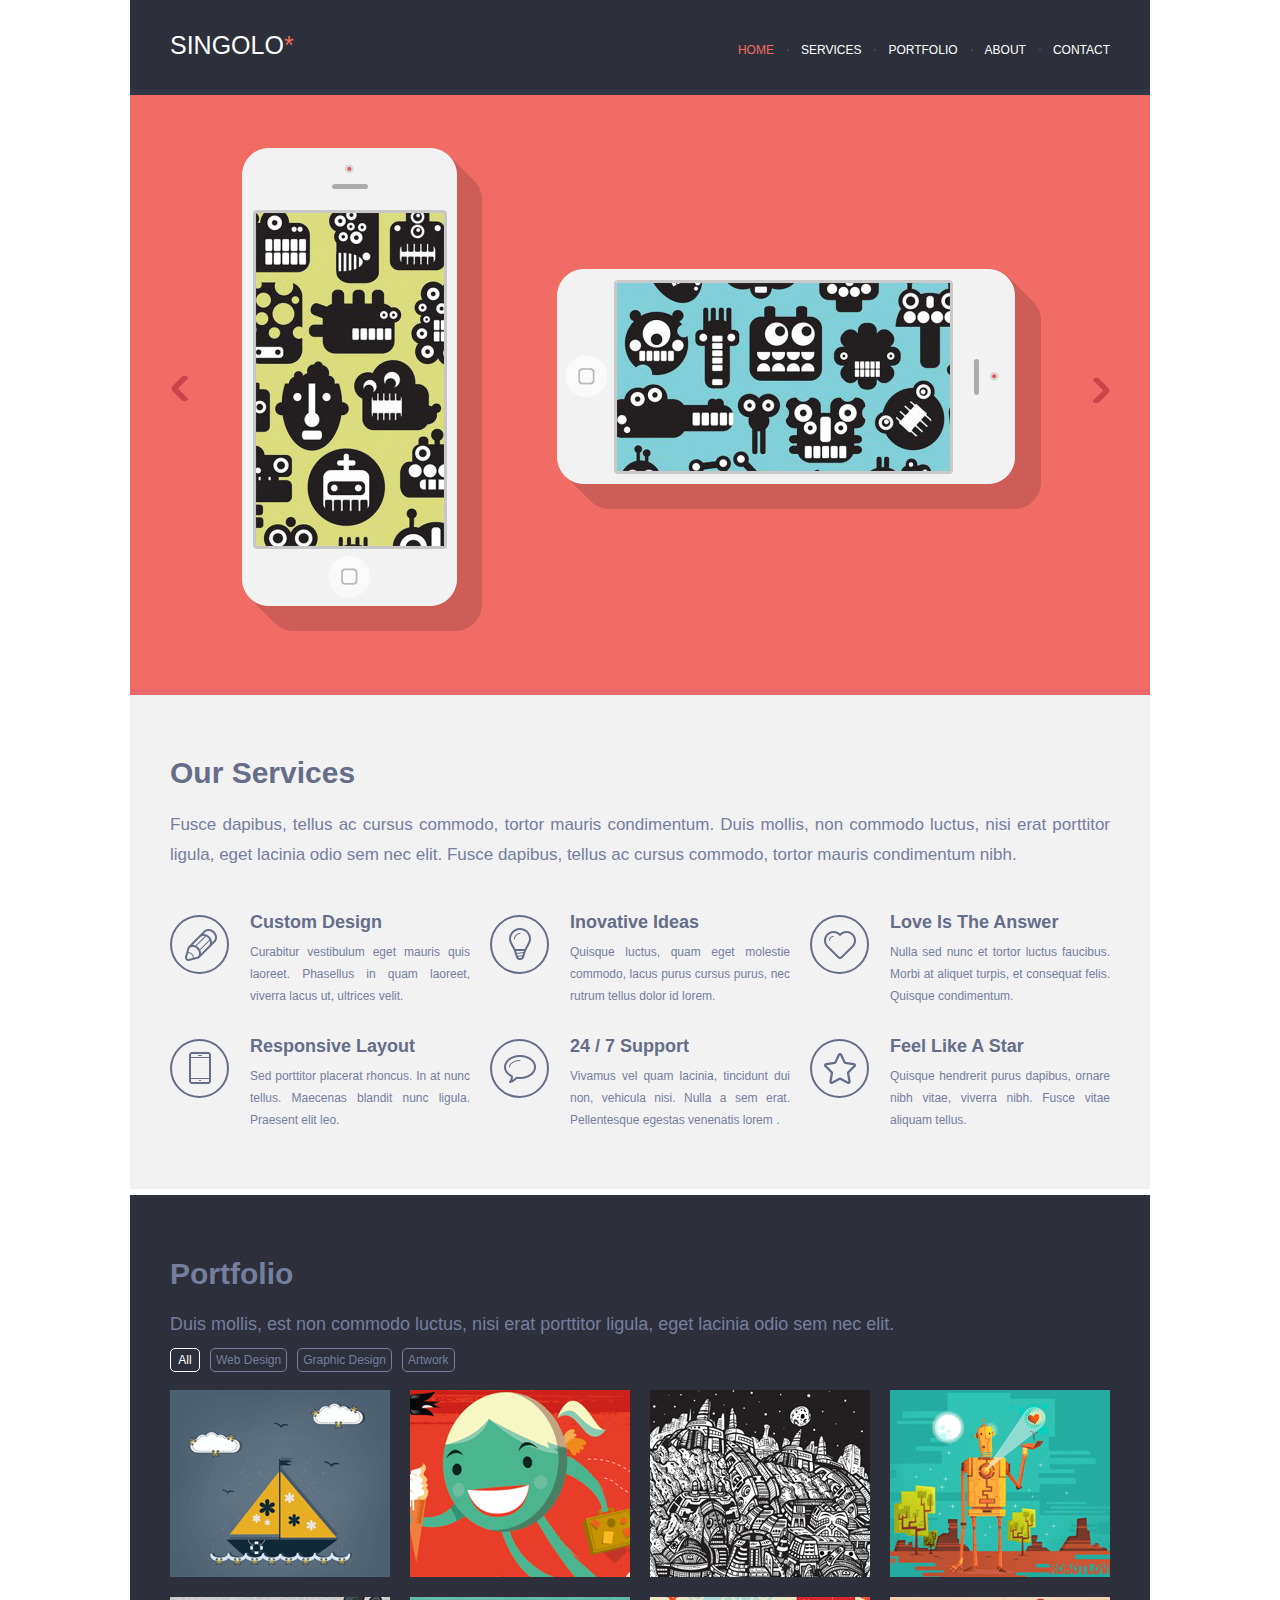
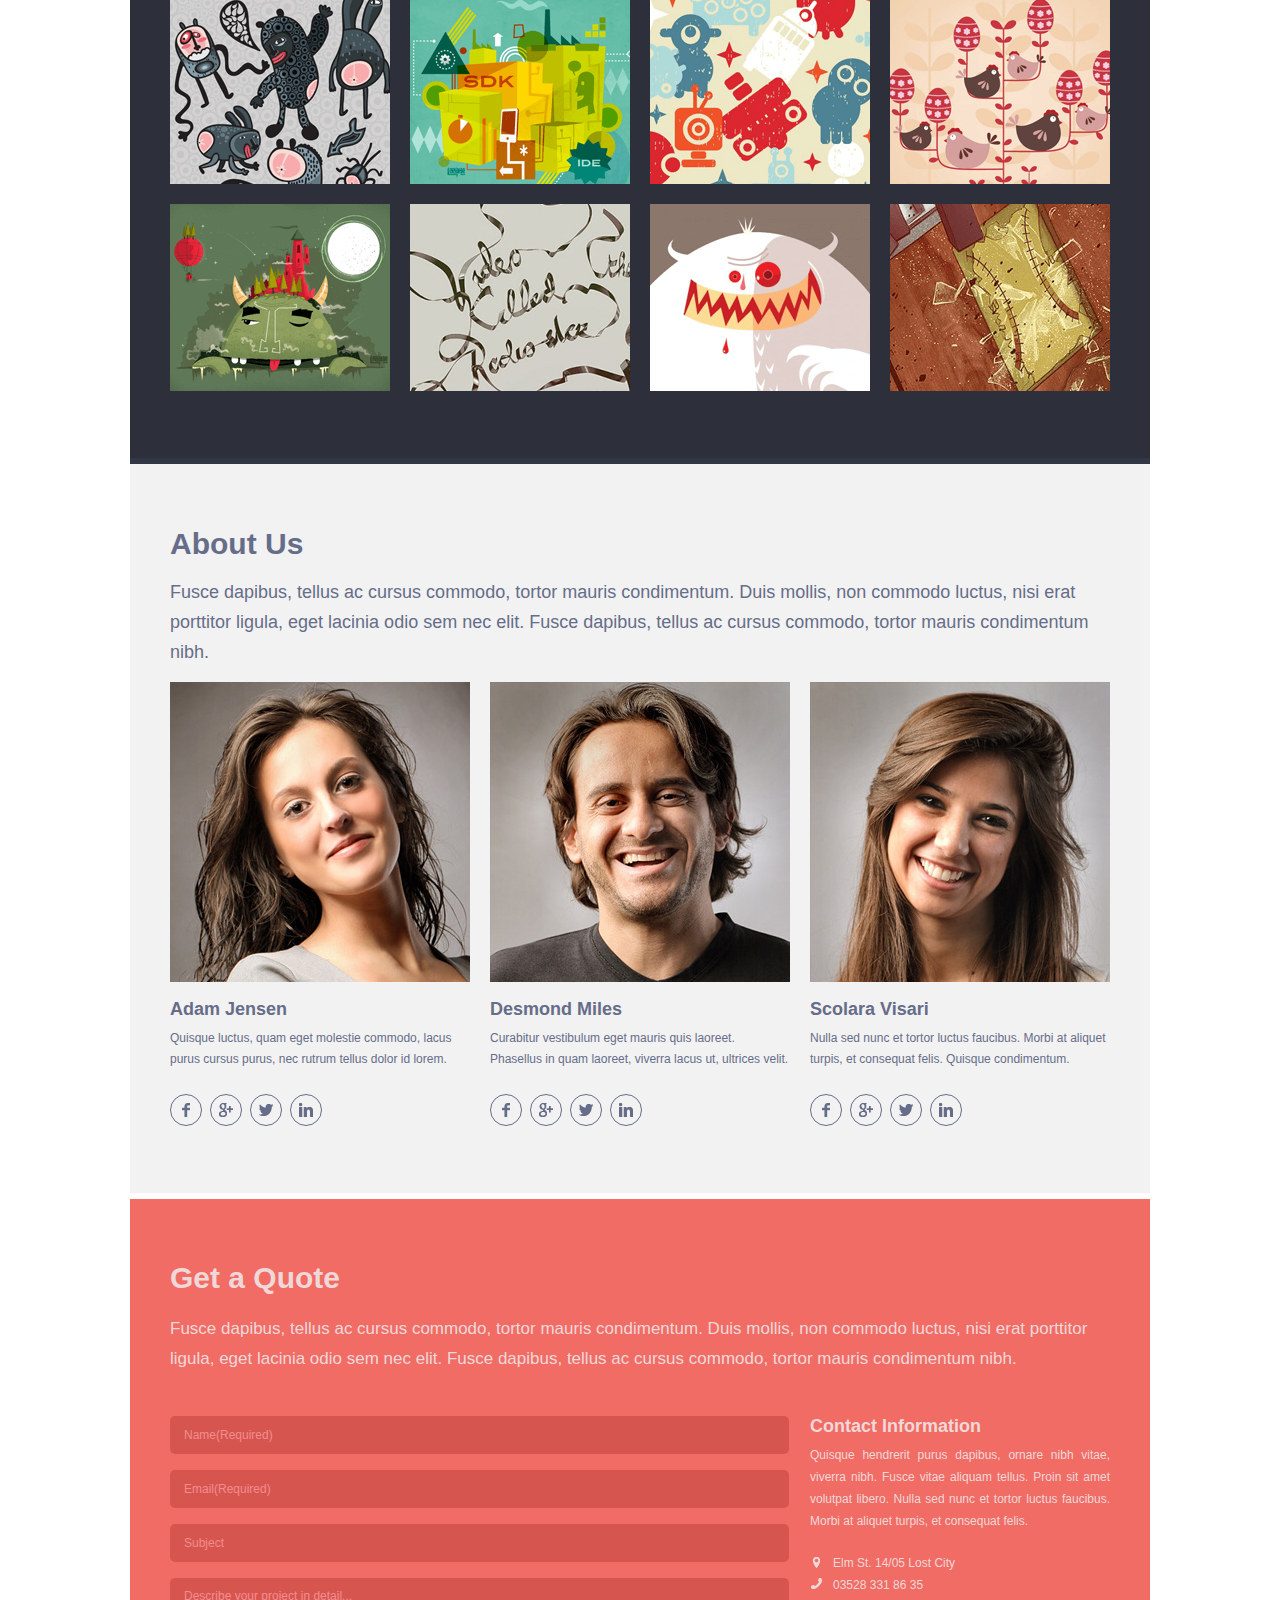
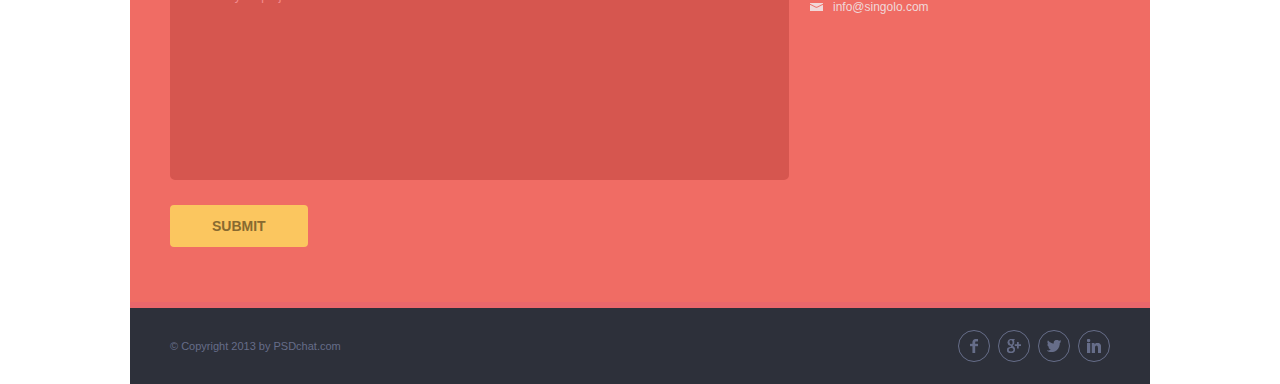
<file: index.html>
<!DOCTYPE html>
<html lang="ru">
  <head>
    <meta charset="utf-8" />
    <meta name="viewport" content="width=device-width, initial-scale=1" />
    <title>SINGOLO</title>
    <link rel="stylesheet" href="style.css" />
  </head>

  <body>
    <header class="main-header container">
      <nav class="main-nav">
        <button class="main-nav__button" type="button">
          <span class="visually-hidden">Menu</span>
        </button>
        <a class="main-nav__logo">Singolo<span class="active">*</span></a>
        <ul class="main-nav__list">
          <li>
            <a class="main-nav__logo mobile-menu"
              >Singolo<span class="active">*</span></a
            >
          </li>
          <li><a class=" main-nav__item active" href="#home">Home</a></li>
          <li><a class="main-nav__item" href="#services">Services</a></li>
          <li><a class="main-nav__item" href="#portfolio">Portfolio</a></li>
          <li><a class="main-nav__item" href="#about">About</a></li>
          <li><a class="main-nav__item" href="#contact">Contact</a></li>
        </ul>
      </nav>
    </header>

    <main class="container">
      <a id="home" class="anchor"></a>
      <h1 class="visually-hidden">Singolo</h1>
      <section class="home">
        <h2 class="visually-hidden">Slider</h2>
        <ul class="slider__list">
          <li class="slider__item">
            <img
              src="assets/img/phone-vertical.png"
              alt="phone picture"
              width="240"
              height="483"
            />
            <div class="slider__display slider-hide"></div>
          </li>
          <li class="slider__item">
            <img
              src="assets/img/phone-horizontal.png"
              alt="phone picture"
              width="484"
              height="240"
            />
            <div
              class="slider__display slider__display--horizontal slider-hide"
            ></div>
          </li>
        </ul>
        <div class="slider__list-2"></div>
        <button class="slider__prev" type="button">
          <span class="visually-hidden">Previous slide</span>
        </button>
        <button class="slider__next" type="button">
          <span class="visually-hidden">Next slide</span>
        </button>
      </section>
      <section class="services">
        <a id="services" class="anchor"></a>
        <h2 class="services__title">Our Services</h2>
        <p class="services__text">
          Fusce dapibus, tellus ac cursus commodo, tortor mauris condimentum.
          Duis mollis, non commodo luctus, nisi erat porttitor ligula, eget
          lacinia odio sem nec elit. Fusce dapibus, tellus ac cursus commodo,
          tortor mauris condimentum nibh.
        </p>
        <ul class="services__list">
          <li class="services__item services__item--design">
            <h3 class="services__item--title">Custom Design</h3>
            <p class="services__item--text">
              Curabitur vestibulum eget mauris quis laoreet. Phasellus in quam
              laoreet, viverra lacus ut, ultrices velit.
            </p>
          </li>
          <li class="services__item services__item--ideas">
            <h3 class="services__item--title">Inovative Ideas</h3>
            <p class="services__item--text">
              Quisque luctus, quam eget molestie commodo, lacus purus cursus
              purus, nec rutrum tellus dolor id lorem.
            </p>
          </li>
          <li class="services__item services__item--love">
            <h3 class="services__item--title">Love Is The Answer</h3>
            <p class="services__item--text">
              Nulla sed nunc et tortor luctus faucibus. Morbi at aliquet turpis,
              et consequat felis. Quisque condimentum.
            </p>
          </li>
          <li class="services__item services__item--layout">
            <h3 class="services__item--title">Responsive Layout</h3>
            <p class="services__item--text">
              Sed porttitor placerat rhoncus. In at nunc tellus. Maecenas
              blandit nunc ligula. Praesent elit leo.
            </p>
          </li>
          <li class="services__item services__item--support">
            <h3 class="services__item--title">24 / 7 Support</h3>
            <p class="services__item--text">
              Vivamus vel quam lacinia, tincidunt dui non, vehicula nisi. Nulla
              a sem erat. Pellentesque egestas venenatis lorem .
            </p>
          </li>
          <li class="services__item services__item--star">
            <h3 class="services__item--title">Feel Like A Star</h3>
            <p class="services__item--text">
              Quisque hendrerit purus dapibus, ornare nibh vitae, viverra nibh.
              Fusce vitae aliquam tellus.
            </p>
          </li>
        </ul>
      </section>
      <section class="portfolio">
        <a id="portfolio" class="anchor"></a>
        <h2 class="portfolio__title">Portfolio</h2>
        <p class="portfolio__text">
          Duis mollis, est non commodo luctus, nisi erat porttitor ligula, eget
          lacinia odio sem nec elit.
        </p>
        <ul class="portfolio-nav__list">
          <li class="portfolio-nav__item">
            <button
              class="portfolio__button portfolio__button--active"
              type="button"
            >
              All
            </button>
          </li>
          <li class="portfolio-nav__item">
            <button class="portfolio__button" type="button">Web Design</button>
          </li>
          <li class="portfolio-nav__item">
            <button class="portfolio__button" type="button">
              Graphic Design
            </button>
          </li>
          <li class="portfolio-nav__item">
            <button class="portfolio__button" type="button">Artwork</button>
          </li>
        </ul>
        <div class="portfolio__container">
          <ul class="portfolio__projects">
            <li class="portfolio__item">
              <img src="assets/img/Image-1.png" width="220" height="187" />
            </li>
            <li class="portfolio__item">
              <img src="assets/img/Image-2.png" width="220" height="187" />
            </li>
            <li class="portfolio__item">
              <img src="assets/img/Image-3.png" width="220" height="187" />
            </li>
            <li class="portfolio__item">
              <img src="assets/img/Image-4.png" width="220" height="187" />
            </li>
            <li class="portfolio__item">
              <img src="assets/img/Image-5.png" width="220" height="187" />
            </li>
            <li class="portfolio__item">
              <img src="assets/img/Image-6.png" width="220" height="187" />
            </li>
            <li class="portfolio__item">
              <img src="assets/img/Image-7.png" width="220" height="187" />
            </li>
            <li class="portfolio__item">
              <img src="assets/img/Image-8.png" width="220" height="187" />
            </li>
            <li class="portfolio__item">
              <img src="assets/img/Image-9.png" width="220" height="187" />
            </li>
            <li class="portfolio__item">
              <img src="assets/img/Image-10.png" width="220" height="187" />
            </li>
            <li class="portfolio__item">
              <img src="assets/img/Image-11.png" width="220" height="187" />
            </li>
            <li class="portfolio__item">
              <img src="assets/img/Image-12.png" width="220" height="187" />
            </li>
          </ul>
        </div>
      </section>
      <section class="about">
        <a id="about" class="anchor"></a>
        <h2 class="about-us__title">About Us</h2>
        <p class="about-us__text">
          Fusce dapibus, tellus ac cursus commodo, tortor mauris condimentum.
          Duis mollis, non commodo luctus, nisi erat porttitor ligula, eget
          lacinia odio sem nec elit. Fusce dapibus, tellus ac cursus commodo,
          tortor mauris condimentum nibh.
        </p>
        <ul class="about-us__list">
          <li class="about-us__item">
            <img
              src="assets/img/Image-Adam.jpg"
              width="300"
              height="300"
              alt="Adam Jensen photo"
            />
            <h3 class="about-us__name">Adam Jensen</h3>
            <p class="about-us__info">
              Quisque luctus, quam eget molestie commodo, lacus purus cursus
              purus, nec rutrum tellus dolor id lorem.
            </p>
            <ul class="about-us__social">
              <li class="social__item">
                <a class="social__link social__link--fb"
                  ><span class="visually-hidden">Facebook</span></a
                >
              </li>
              <li class="social__item">
                <a class="social__link social__link--google"
                  ><span class="visually-hidden">Google+</span></a
                >
              </li>
              <li class="social__item">
                <a class="social__link social__link--twitter"
                  ><span class="visually-hidden">Twitter</span></a
                >
              </li>
              <li class="social__item">
                <a class="social__link social__link--linkedin"
                  ><span class="visually-hidden">LinkedIn</span></a
                >
              </li>
            </ul>
          </li>
          <li class="about-us__item">
            <img
              src="assets/img/Image-Desmond.jpg"
              width="300"
              height="300"
              alt="Desmond Miles photo"
            />
            <h3 class="about-us__name">Desmond Miles</h3>
            <p class="about-us__info">
              Curabitur vestibulum eget mauris quis laoreet. Phasellus in quam
              laoreet, viverra lacus ut, ultrices velit.
            </p>
            <ul class="about-us__social">
              <li class="social__item">
                <a class="social__link social__link--fb"
                  ><span class="visually-hidden">Facebook</span></a
                >
              </li>
              <li class="social__item">
                <a class="social__link social__link--google"
                  ><span class="visually-hidden">Google+</span></a
                >
              </li>
              <li class="social__item">
                <a class="social__link social__link--twitter"
                  ><span class="visually-hidden">Twitter</span></a
                >
              </li>
              <li class="social__item">
                <a class="social__link social__link--linkedin"
                  ><span class="visually-hidden">LinkedIn</span></a
                >
              </li>
            </ul>
          </li>
          <li class="about-us__item">
            <img
              src="assets/img/Image-Scolara.jpg"
              width="300"
              height="300"
              alt="Scolara Visari photo"
            />
            <h3 class="about-us__name">Scolara Visari</h3>
            <p class="about-us__info">
              Nulla sed nunc et tortor luctus faucibus. Morbi at aliquet turpis,
              et consequat felis. Quisque condimentum.
            </p>
            <ul class="about-us__social">
              <li class="social__item">
                <a class="social__link social__link--fb"
                  ><span class="visually-hidden">Facebook</span></a
                >
              </li>
              <li class="social__item">
                <a class="social__link social__link--google"
                  ><span class="visually-hidden">Google+</span></a
                >
              </li>
              <li class="social__item">
                <a class="social__link social__link--twitter"
                  ><span class="visually-hidden">Twitter</span></a
                >
              </li>
              <li class="social__item">
                <a class="social__link social__link--linkedin"
                  ><span class="visually-hidden">LinkedIn</span></a
                >
              </li>
            </ul>
          </li>
        </ul>
      </section>
      <section class="contact">
        <a id="contact" class="anchor"></a>
        <h2 class="feedback__title">Get a Quote</h2>
        <p class="feedback__text">
          Fusce dapibus, tellus ac cursus commodo, tortor mauris condimentum.
          Duis mollis, non commodo luctus, nisi erat porttitor ligula, eget
          lacinia odio sem nec elit. Fusce dapibus, tellus ac cursus commodo,
          tortor mauris condimentum nibh.
        </p>
        <div class="columns">
          <form
            autocomplete="off"
            class="feedback__form"
            action="https://echo.htmlacademy.ru"
            method="get"
          >
            <p class="feedback__field">
              <input
                id="user-name"
                type="text"
                name="user-name"
                value=""
                placeholder="Name(Required)"
                required
              />
            </p>
            <p class="feedback__field">
              <input
                id="user-email"
                type="email"
                name="email"
                value=""
                placeholder="Email(Required)"
                required
              />
            </p>
            <p class="feedback__field">
              <input
                id="user-subject"
                type="text"
                name="subject"
                value=""
                placeholder="Subject"
              />
            </p>
            <p class="feedback__field">
              <textarea
                id="user-feedback"
                name="feedback"
                placeholder="Describe your project in detail..."
              ></textarea>
            </p>
            <button class="feedback__button" type="submit">Submit</button>
          </form>

          <div class="contacts">
            <h3 class="contacts__title">Contact Information</h3>
            <p class="contacts__text">
              Quisque hendrerit purus dapibus, ornare nibh vitae, viverra nibh.
              Fusce vitae aliquam tellus. Proin sit amet volutpat libero. Nulla
              sed nunc et tortor luctus faucibus. Morbi at aliquet turpis, et
              consequat felis.
            </p>
            <ul class="contacts__list">
              <li class="contacts__item contacts__item--location">
                Elm St. 14/05 Lost City
              </li>
              <li class="contacts__item contacts__item--phone">
                <a class="contacts__item--link" href="tel: 035283318635"
                  >03528 331 86 35</a
                >
              </li>
              <li class="contacts__item contacts__item--email">
                <a class="contacts__item--link" href="mailto: info@singolo.com"
                  >info@singolo.com</a
                >
              </li>
            </ul>
          </div>
        </div>
      </section>
    </main>
    <footer class="footer container">
      <span>&#169; Copyright 2013 by PSDchat.com</span>
      <ul class="footer__social">
        <li class="footer__item">
          <a class="footer__link footer__link--fb"
            ><span class="visually-hidden">Facebook</span></a
          >
        </li>
        <li class="footer__item">
          <a class="footer__link footer__link--google"
            ><span class="visually-hidden">Google+</span></a
          >
        </li>
        <li class="footer__item">
          <a class="footer__link footer__link--twitter"
            ><span class="visually-hidden">Twitter</span></a
          >
        </li>
        <li class="footer__item">
          <a class="footer__link footer__link--linkedin"
            ><span class="visually-hidden">LinkedIn</span></a
          >
        </li>
      </ul>
    </footer>
    <div class="overlay"></div>
    <script src="script.js"></script>
    <script src="mobile-menu.js"></script>
  </body>
</html>
</file>
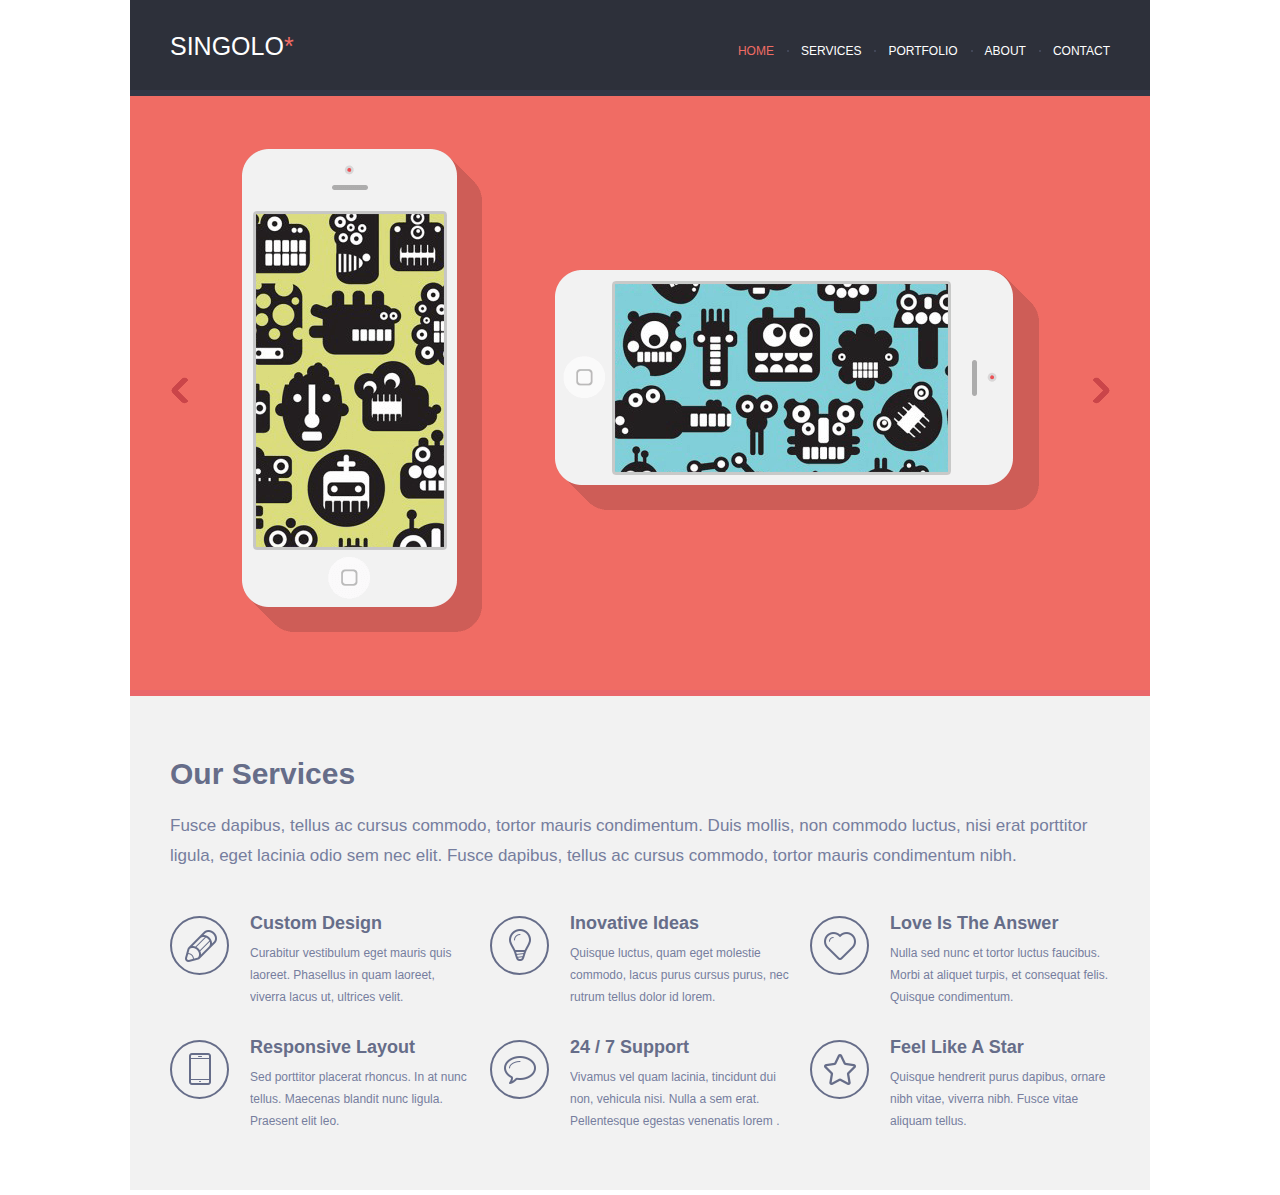
<file: singolo1.html>
<!DOCTYPE html>
<html lang="ru">
  <head>
    <meta charset="utf-8" />
    <title>SINGOLO</title>
    <link rel="stylesheet" href="singolo1.css" />
  </head>

  <body>
    <header class="main-header container">
      <nav class="main-nav">
        <a class="main-nav__logo">Singolo<span class="active">*</span></a>
        <ul class="main-nav__list">
          <li><a class=" main-nav__item active" href="#">Home</a></li>
          <li><a class="main-nav__item" href="#">Services</a></li>
          <li><a class="main-nav__item" href="#">Portfolio</a></li>
          <li><a class="main-nav__item" href="#">About</a></li>
          <li><a class="main-nav__item" href="#">Contact</a></li>
        </ul>
      </nav>
    </header>

    <main class="container">
      <h1 class="visually-hidden">Singolo</h1>
      <section class="slider">
        <h2 class="visually-hidden">Slider</h2>
        <ul class="slider__list">
          <li class="slider__item">
            <img
              src="assets/img/phone-vertical.png"
              alt="phone picture"
              width="240"
              height="483"
            />
          </li>
          <li class="slider__item">
            <img
              src="assets/img/phone-horizontal.png"
              alt="phone picture"
              width="484"
              height="240"
            />
          </li>
        </ul>
        <button class="slider__prev" type="button">
          <span class="visually-hidden">Previous slide</span>
        </button>
        <button class="slider__next" type="button">
          <span class="visually-hidden">Next slide</span>
        </button>
      </section>
      <section class="services">
        <h2 class="services__title">Our Services</h2>
        <p class="services__text">
          Fusce dapibus, tellus ac cursus commodo, tortor mauris condimentum.
          Duis mollis, non commodo luctus, nisi erat porttitor ligula, eget
          lacinia odio sem nec elit. Fusce dapibus, tellus ac cursus commodo,
          tortor mauris condimentum nibh.
        </p>
        <ul class="services__list">
          <li class="services__item services__item--design">
            <h3 class="services__item--title">Custom Design</h3>
            <p class="services__item--text">
              Curabitur vestibulum eget mauris quis laoreet. Phasellus in quam
              laoreet, viverra lacus ut, ultrices velit.
            </p>
          </li>
          <li class="services__item services__item--ideas">
            <h3 class="services__item--title">Inovative Ideas</h3>
            <p class="services__item--text">
              Quisque luctus, quam eget molestie commodo, lacus purus cursus
              purus, nec rutrum tellus dolor id lorem.
            </p>
          </li>
          <li class="services__item services__item--love">
            <h3 class="services__item--title">Love Is The Answer</h3>
            <p class="services__item--text">
              Nulla sed nunc et tortor luctus faucibus. Morbi at aliquet turpis,
              et consequat felis. Quisque condimentum.
            </p>
          </li>
          <li class="services__item services__item--layout">
            <h3 class="services__item--title">Responsive Layout</h3>
            <p class="services__item--text">
              Sed porttitor placerat rhoncus. In at nunc tellus. Maecenas
              blandit nunc ligula. Praesent elit leo.
            </p>
          </li>
          <li class="services__item services__item--support">
            <h3 class="services__item--title">24 / 7 Support</h3>
            <p class="services__item--text">
              Vivamus vel quam lacinia, tincidunt dui non, vehicula nisi. Nulla
              a sem erat. Pellentesque egestas venenatis lorem .
            </p>
          </li>
          <li class="services__item services__item--star">
            <h3 class="services__item--title">Feel Like A Star</h3>
            <p class="services__item--text">
              Quisque hendrerit purus dapibus, ornare nibh vitae, viverra nibh.
              Fusce vitae aliquam tellus.
            </p>
          </li>
        </ul>
      </section>
    </main>
  </body>
</html>
</file>
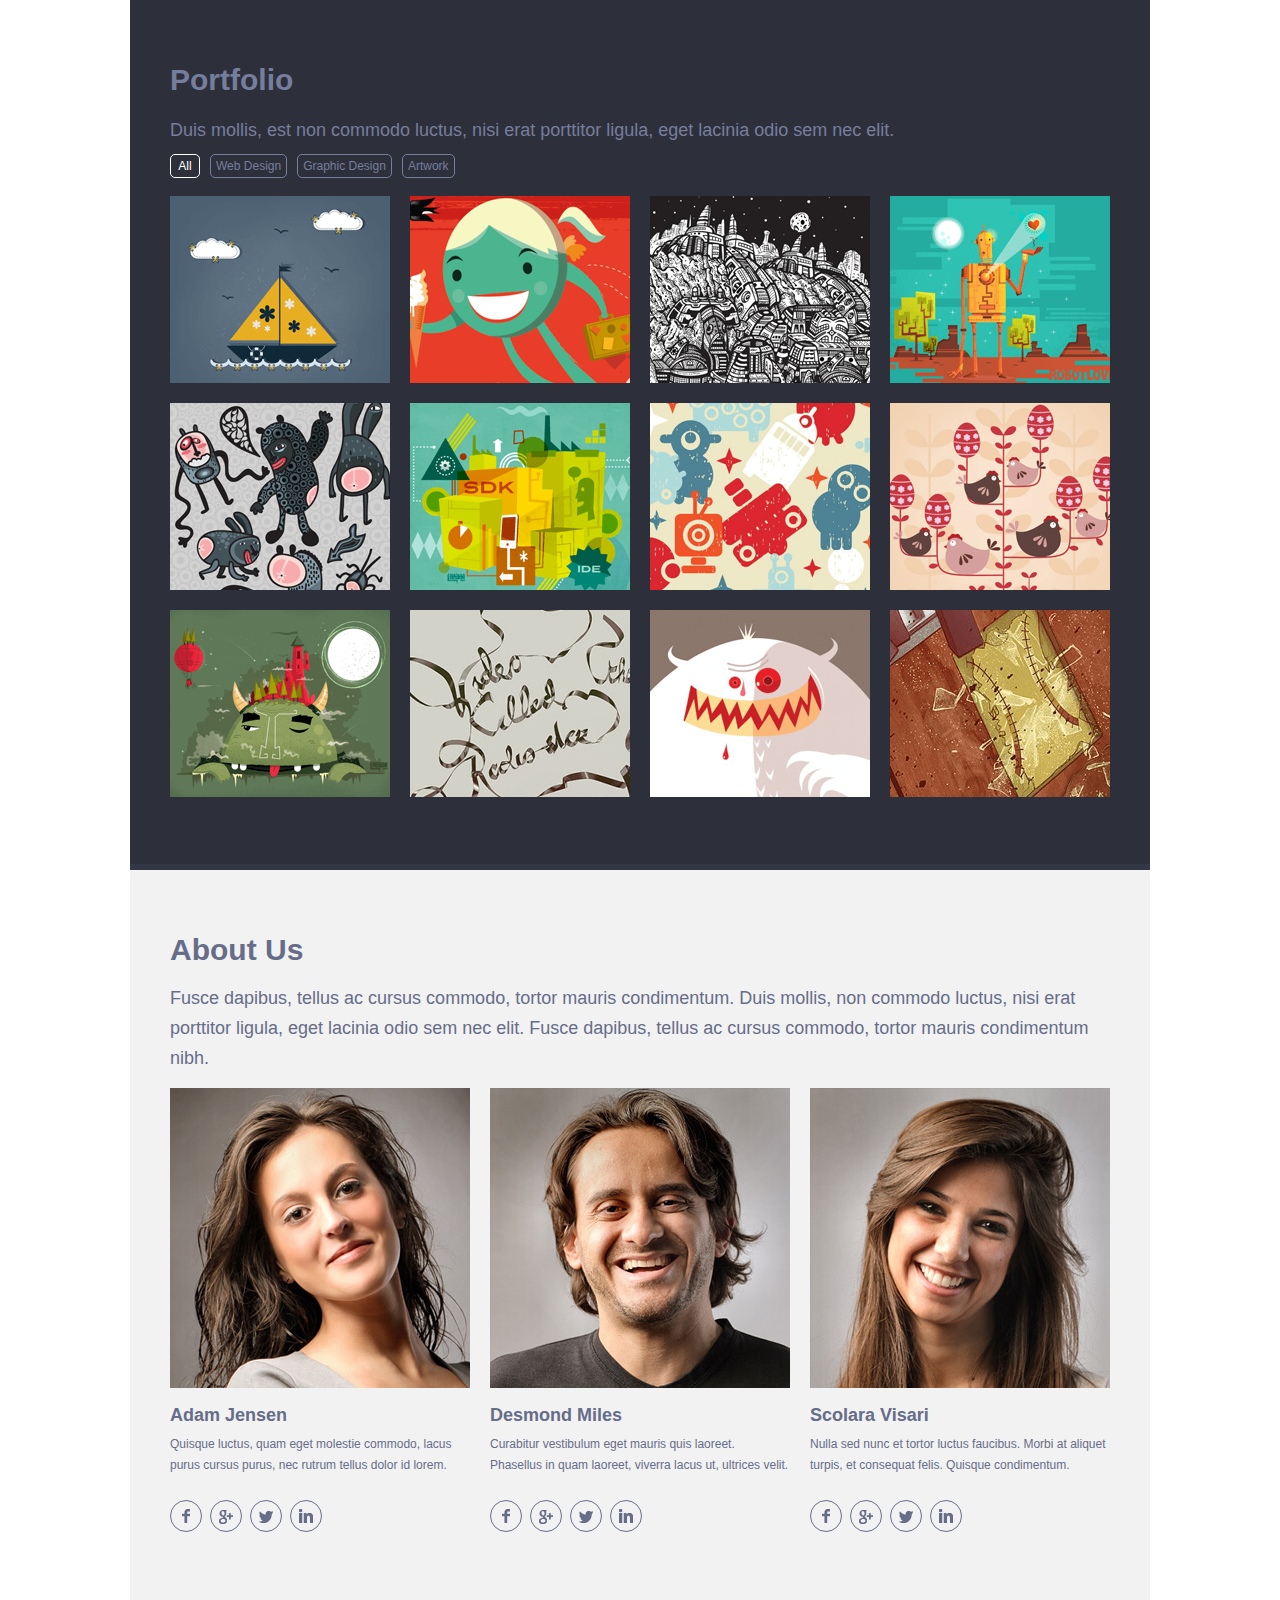
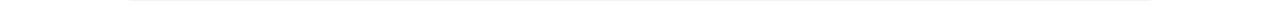
<file: singolo2.html>
<!DOCTYPE html>
<html lang="ru">
  <head>
    <meta charset="utf-8" />
    <link rel="stylesheet" href="singolo2.css" />
  </head>

  <body>
    <main class="container">
      <section class="portfolio">
        <h2 class="portfolio__title">Portfolio</h2>
        <p class="portfolio__text">
          Duis mollis, est non commodo luctus, nisi erat porttitor ligula, eget
          lacinia odio sem nec elit.
        </p>
        <ul class="portfolio-nav__list">
          <li class="portfolio-nav__item">
            <button
              class="portfolio__button portfolio__button--active"
              type="button"
            >
              All
            </button>
          </li>
          <li class="portfolio-nav__item">
            <button class="portfolio__button" type="button">Web Design</button>
          </li>
          <li class="portfolio-nav__item">
            <button class="portfolio__button" type="button">
              Graphic Design
            </button>
          </li>
          <li class="portfolio-nav__item">
            <button class="portfolio__button" type="button">Artwork</button>
          </li>
        </ul>
        <div class="portfolio__container">
          <ul class="portfolio__projects">
            <li class="portfolio__item">
              <img src="assets/img/Image-1.png" width="220" height="187" />
            </li>
            <li class="portfolio__item">
              <img src="assets/img/Image-2.png" width="220" height="187" />
            </li>
            <li class="portfolio__item">
              <img src="assets/img/Image-3.png" width="220" height="187" />
            </li>
            <li class="portfolio__item">
              <img src="assets/img/Image-4.png" width="220" height="187" />
            </li>
            <li class="portfolio__item">
              <img src="assets/img/Image-5.png" width="220" height="187" />
            </li>
            <li class="portfolio__item">
              <img src="assets/img/Image-6.png" width="220" height="187" />
            </li>
            <li class="portfolio__item">
              <img src="assets/img/Image-7.png" width="220" height="187" />
            </li>
            <li class="portfolio__item">
              <img src="assets/img/Image-8.png" width="220" height="187" />
            </li>
            <li class="portfolio__item">
              <img src="assets/img/Image-9.png" width="220" height="187" />
            </li>
            <li class="portfolio__item">
              <img src="assets/img/Image-10.png" width="220" height="187" />
            </li>
            <li class="portfolio__item">
              <img src="assets/img/Image-11.png" width="220" height="187" />
            </li>
            <li class="portfolio__item">
              <img src="assets/img/Image-12.png" width="220" height="187" />
            </li>
          </ul>
        </div>
      </section>
      <section class="about-us">
        <h2 class="about-us__title">About Us</h2>
        <p class="about-us__text">
          Fusce dapibus, tellus ac cursus commodo, tortor mauris condimentum.
          Duis mollis, non commodo luctus, nisi erat porttitor ligula, eget
          lacinia odio sem nec elit. Fusce dapibus, tellus ac cursus commodo,
          tortor mauris condimentum nibh.
        </p>
        <ul class="about-us__list">
          <li class="about-us__item">
            <img src="assets/img/Image-Adam.jpg" width="300" height="300" />
            <h3 class="about-us__name">Adam Jensen</h3>
            <p class="about-us__info">
              Quisque luctus, quam eget molestie commodo, lacus purus cursus
              purus, nec rutrum tellus dolor id lorem.
            </p>
            <ul class="about-us__social">
              <li class="social__item">
                <a class="social__link social__link--fb"
                  ><span class="visually-hidden">Facebook</span></a
                >
              </li>
              <li class="social__item">
                <a class="social__link social__link--google"
                  ><span class="visually-hidden">Google+</span></a
                >
              </li>
              <li class="social__item">
                <a class="social__link social__link--twitter"
                  ><span class="visually-hidden">Twitter</span></a
                >
              </li>
              <li class="social__item">
                <a class="social__link social__link--linkedin"
                  ><span class="visually-hidden">LinkedIn</span></a
                >
              </li>
            </ul>
          </li>
          <li class="about-us__item">
            <img src="assets/img/Image-Desmond.jpg" width="300" height="300" />
            <h3 class="about-us__name">Desmond Miles</h3>
            <p class="about-us__info">
              Curabitur vestibulum eget mauris quis laoreet. Phasellus in quam
              laoreet, viverra lacus ut, ultrices velit.
            </p>
            <ul class="about-us__social">
              <li class="social__item">
                <a class="social__link social__link--fb"
                  ><span class="visually-hidden">Facebook</span></a
                >
              </li>
              <li class="social__item">
                <a class="social__link social__link--google"
                  ><span class="visually-hidden">Google+</span></a
                >
              </li>
              <li class="social__item">
                <a class="social__link social__link--twitter"
                  ><span class="visually-hidden">Twitter</span></a
                >
              </li>
              <li class="social__item">
                <a class="social__link social__link--linkedin"
                  ><span class="visually-hidden">LinkedIn</span></a
                >
              </li>
            </ul>
          </li>
          <li class="about-us__item">
            <img src="assets/img/Image-Scolara.jpg" width="300" height="300" />
            <h3 class="about-us__name">Scolara Visari</h3>
            <p class="about-us__info">
              Nulla sed nunc et tortor luctus faucibus. Morbi at aliquet turpis,
              et consequat felis. Quisque condimentum.
            </p>
            <ul class="about-us__social">
              <li class="social__item">
                <a class="social__link social__link--fb"
                  ><span class="visually-hidden">Facebook</span></a
                >
              </li>
              <li class="social__item">
                <a class="social__link social__link--google"
                  ><span class="visually-hidden">Google+</span></a
                >
              </li>
              <li class="social__item">
                <a class="social__link social__link--twitter"
                  ><span class="visually-hidden">Twitter</span></a
                >
              </li>
              <li class="social__item">
                <a class="social__link social__link--linkedin"
                  ><span class="visually-hidden">LinkedIn</span></a
                >
              </li>
            </ul>
          </li>
        </ul>
      </section>
    </main>
  </body>
</html>
</file>
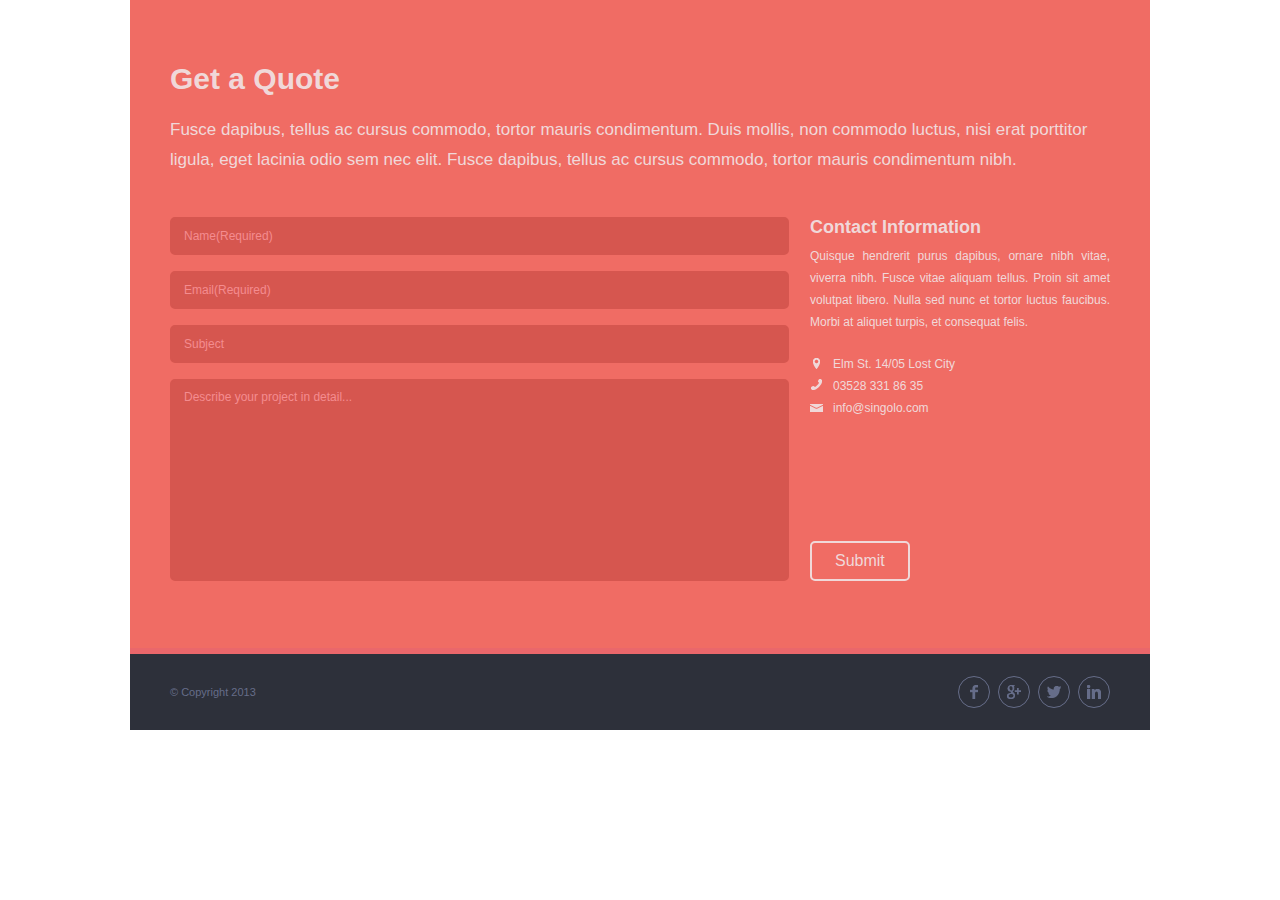
<file: singolo3.html>
<!DOCTYPE html>
<html lang="ru">
  <head>
    <meta charset="utf-8" />
    <link rel="stylesheet" href="singolo3.css" />
  </head>

  <body>
    <main class="container">
      <section class="feedback">
        <h2 class="feedback__title">Get a Quote</h2>
        <p class="feedback__text">
          Fusce dapibus, tellus ac cursus commodo, tortor mauris condimentum.
          Duis mollis, non commodo luctus, nisi erat porttitor ligula, eget
          lacinia odio sem nec elit. Fusce dapibus, tellus ac cursus commodo,
          tortor mauris condimentum nibh.
        </p>
        <div class="columns">
          <form
            autocomplete="off"
            class="feedback__form"
            action="https://echo.htmlacademy.ru"
            method="get"
          >
            <p class="feedback__field">
              <input
                id="user-name"
                type="text"
                name="user-name"
                value=""
                placeholder="Name(Required)"
                required
              />
            </p>
            <p class="feedback__field">
              <input
                id="user-email"
                type="email"
                name="email"
                value=""
                placeholder="Email(Required)"
                required
              />
            </p>
            <p class="feedback__field">
              <input
                id="user-subject"
                type="text"
                name="subject"
                value=""
                placeholder="Subject"
              />
            </p>
            <p class="feedback__field">
              <textarea
                id="user-feedback"
                placeholder="Describe your project in detail..."
              ></textarea>
            </p>
            <button class="feedback__button" type="submit">Submit</button>
          </form>

          <div class="contacts">
            <h3 class="contacts__title">Contact Information</h3>
            <p class="contacts__text">
              Quisque hendrerit purus dapibus, ornare nibh vitae, viverra nibh.
              Fusce vitae aliquam tellus. Proin sit amet volutpat libero. Nulla
              sed nunc et tortor luctus faucibus. Morbi at aliquet turpis, et
              consequat felis.
            </p>
            <ul class="contacts__list">
              <li class="contacts__item contacts__item--location">
                Elm St. 14/05 Lost City
              </li>
              <li class="contacts__item contacts__item--phone">
                <a class="contacts__item--link" href="tel: 035283318635"
                  >03528 331 86 35</a
                >
              </li>
              <li class="contacts__item contacts__item--email">
                <a class="contacts__item--link" href="mailto: info@singolo.com"
                  >info@singolo.com</a
                >
              </li>
            </ul>
          </div>
        </div>
      </section>
    </main>
    <footer class="footer container">
      <span>&#169; Copyright 2013</span>
      <ul class="footer__social">
        <li class="footer__item">
          <a class="footer__link footer__link--fb"
              ><span class="visually-hidden">Facebook</span></a
            >
        </li>
        <li class="footer__item">
          <a class="footer__link footer__link--google"
              ><span class="visually-hidden">Google+</span></a
            >
        </li>
        <li class="footer__item">
          <a class="footer__link footer__link--twitter"
              ><span class="visually-hidden">Twitter</span></a
            >
        </li>
        <li class="footer__item">
          <a class="footer__link footer__link--linkedin"
              ><span class="visually-hidden">LinkedIn</span></a
            >
        </li>
      </ul>
    </footer>
  </body>
</html>
</file>
<file: style.css>
@font-face {
  font-family: "Lato";
  src: url("assets/fonts/Lato-Regular.ttf") format("ttf");
  font-weight: 400;
  font-display: swap;
}
@font-face {
  font-family: "Lato-Black";
  src: url("assets/fonts/Lato-Black.ttf") format("ttf");
  font-weight: 900;
  font-display: swap;
}
@font-face {
  font-family: "Lato-Light";
  src: url("assets/fonts/Lato-Light.ttf") format("ttf");
  font-weight: 300;
  font-display: swap;
}
@font-face {
  font-family: "Lato-Bold";
  src: url("assets/fonts/Lato-Bold.ttf") format("ttf");
  font-weight: 700;
  font-display: swap;
}

html {
  scroll-behavior: smooth;
}

body {
  font-size: 18px;
  line-height: 30px;
  font-family: "Lato", sans-serif;
  width: 1020px;
  margin: 0 auto;
  padding: 0;
}
.container {
  width: 1020px;
  margin: 0 auto;
  padding: 0;
  box-sizing: border-box;
  overflow: hidden;
}
.visually-hidden,
input [type="checkbox"].visually-hidden,
input [type="radio"].visually-hidden {
  position: absolute;
  width: 1px;
  height: 1px;
  margin: -1px;
  border: 0;
  padding: 0;
  white-space: nowrap;
  clip-path: inset(100%);
  clip: rect(0 0 0 0);
  overflow: hidden;
}

.main-header {
  background-color: #2d303a;
  border-bottom: 6px #323746 solid;
  color: #fff;
  text-transform: uppercase;
  padding-left: 40px;
  padding-right: 40px;
  min-height: 95px;
  padding-top: 29px;
  box-sizing: border-box;
  position: fixed;
  z-index: 9;
  left: 50%;
  top: 0;
  margin-left: -510px;
}

.anchor {
  position: absolute;
  top: -94px;
}

.main-nav {
  display: flex;
  justify-content: space-between;
  align-items: center;
}

.main-nav__button {
  display: none;
}

.main-nav__logo {
  font-size: 25px;
  font-family: "Lato-Bold", sans-serif;
  margin-top: -5px;
}

.mobile-menu {
  display: none;
}

.main-nav__list {
  display: flex;
  justify-content: space-between;
  align-items: center;
  margin: 0;
  padding: 0;
  list-style: none;
  margin-top: 4px;
}

.main-nav__item {
  text-decoration: none;
  text-transform: uppercase;
  color: #fff;
  margin-left: 27px;
  font-size: 12px;
  font-family: "Lato-Bold", sans-serif;
  position: relative;
}

.main-nav__item:hover {
  color: #eca29f;
  border-bottom: 1px solid #eca29f;
  padding-bottom: 3px;
}

.main-nav__item:active {
  color: #f06c64;
  border: none;
}

.main-nav__item.active:hover {
  color: #f06c64;
  border-bottom: none;
  padding-bottom: 0;
}

.active {
  color: #f06c64;
}

.main-nav__item::before {
  position: absolute;
  content: "";
  z-index: 3;
  left: -14px;
  top: 6px;
  width: 2px;
  height: 2px;
  border-radius: 50%;
  background-color: #494e62;
}

.main-nav__item.active::before {
  background-color: transparent;
}

.home {
  min-height: 600px;
  width: 1020px;
  box-sizing: border-box;
  padding-left: 40px;
  padding-right: 40px;
  padding-top: 53px;
  padding-bottom: 54px;
  position: relative;
  margin-top: 95px;
}

.slider__list {
  position: absolute;
  z-index: 5;
  left: 0;
  top: 0;
  min-height: 600px;
  width: 1020px;
  box-sizing: border-box;
  margin: 0;
  padding: 0;
  list-style: none;
  display: flex;
  justify-content: space-around;
  align-items: center;
  padding-left: 75px;
  padding-right: 72px;
  padding-bottom: 5px;
  background-color: #f06c64;
  border-bottom: 6px #ea676b solid;
}

.slider__list-2 {
  background-color: #648bf0;
  background-image: url("assets/img/slider2/Slider.png");
  background-repeat: no-repeat;
  background-position: center center;
  position: absolute;
  z-index: 4;
  left: 0;
  top: 0;
  min-height: 600px;
  width: 1020px;
}

@keyframes move-left {
  0% {
    transform: translateX(3000px);
  }
  100% {
    transform: translateX(0);
  }
}

@keyframes move-right {
  0% {
    transform: translateX(-3000px);
  }
  100% {
    transform: translateX(0);
  }
}

.slider-hide {
  display: none;
}

.slider-show {
  z-index: 6;
  animation-name: move-left;
  animation-duration: 0.7s;
}

.slider-show-reverse {
  z-index: 6;
  animation-name: move-right;
  animation-duration: 0.7s;
}

.slider__item {
  cursor: pointer;
  position: relative;
}

.slider__item:last-child {
  margin-top: -1px;
}

.slider__display {
  position: absolute;
  z-index: 2;
  width: 188px;
  height: 333px;
  background-color: #000;
  left: 14px;
  top: 65px;
}

.slider__display--horizontal {
  left: 132px;
  top: -59px;
  width: 189px;
  height: 333px;
  transform: rotate(90deg);
}

.slider__prev,
.slider__next {
  background-color: transparent;
  border: none;
  outline: none;
  display: block;
  position: relative;
}
.slider__prev::before,
.slider__next::before {
  position: absolute;
  content: "";
  z-index: 8;
  left: 4px;
  top: 230px;
  width: 15px;
  height: 15px;
  border: 6px solid #ca4549;
  border-right: none;
  border-bottom: none;
  border-radius: 5px;
  transform: rotate(-45deg);
  cursor: pointer;
}
.slider__prev:hover::before,
.slider__next:hover::before {
  border-color: #f2f2f2;
}
.slider__prev:active::before,
.slider__next:active::before {
  border-color: #d1565a;
}
.slider__next::before {
  left: 916px;
  top: 230px;
  transform: rotate(135deg);
}

img {
  vertical-align: bottom;
}

.services {
  background-color: #f2f2f2;
  border-bottom: 6px #fff solid;
  padding-left: 40px;
  padding-right: 40px;
  padding-top: 38px;
  padding-bottom: 28px;
  position: relative;
}

.services__title {
  font-size: 30px;
  font-family: "Lato-Black", sans-serif;
  color: #666d89;
  margin-bottom: 22px;
}

.services__text {
  font-family: "Lato-Light", sans-serif;
  font-size: 17px;
  color: #767e9e;
  margin-bottom: 43px;
  text-align: justify;
}

.services__list {
  display: flex;
  flex-wrap: wrap;
  justify-content: space-between;
  padding: 0;
  margin: 0;
  list-style: none;
}

.services__item {
  width: 220px;
  margin-left: 80px;
  margin-bottom: 18px;
  position: relative;
}

.services__item--title {
  font-size: 18px;
  line-height: 18px;
  font-family: "Lato-Black", sans-serif;
  color: #666d89;
  margin-top: 0;
  margin-bottom: 8px;
}

.services__item--text {
  font-size: 12px;
  line-height: 22px;
  color: #767e9e;
  margin-top: 10px;
  max-height: 66px;
  overflow: hidden;
  text-align: justify;
}

.services__item::before {
  position: absolute;
  content: "";
  width: 55px;
  height: 55px;
  top: 2px;
  left: -80px;
  margin-left: 0;
  margin-top: 0;
  border-radius: 50%;
  border: 2px solid #666d89;
  cursor: pointer;
}

.services__item--design::before {
  background: url("assets/img/pen.png") no-repeat 13px 12px;
}

.services__item--ideas::before {
  background: url("assets/img/bulb.png") no-repeat 17px 11px;
}

.services__item--love::before {
  background: url("assets/img/heart.png") no-repeat 12px 14px;
}

.services__item--layout::before {
  background: url("assets/img/phone.png") no-repeat 17px 11px;
}

.services__item--support::before {
  background: url("assets/img/bubble.png") no-repeat 12px 14px;
}

.services__item--star::before {
  background: url("assets/img/star.png") no-repeat 12px 12px;
}

.portfolio {
  background-color: #2d303a;
  padding-top: 39px;
  padding-bottom: 67px;
  padding-left: 40px;
  padding-right: 40px;
  border-bottom: 6px #323746 solid;
  color: #767e9e;
  position: relative;
}

.portfolio__title {
  font-size: 30px;
  font-family: "Lato-Black", sans-serif;
  margin-bottom: 20px;
}

.portfolio__text {
  margin-bottom: 4px;
}

.portfolio__container {
  max-height: 618px;
  overflow: hidden;
}

.portfolio-nav__list {
  list-style: none;
  padding: 0;
  margin: 0;
  display: flex;
}

.portfolio__projects {
  list-style: none;
  padding: 0;
  margin: 0;
  display: flex;
  flex-wrap: wrap;
  justify-content: start;
  margin-top: -3px;
  margin-right: -20px;
}

.portfolio__item {
  width: 220px;
  margin-top: 20px;
  margin-right: 20px;
  cursor: pointer;
}

.portfolio__border img {
  border: 5px solid #f06c64;
  box-sizing: border-box;
  width: 100%;
  height: auto;
  margin-bottom: -1px;
}

img {
  vertical-align: bottom;
}

.portfolio__button {
  display: inline-block;
  color: #767e9e;
  background-color: #2d303a;
  border-radius: 5px;
  border: 1px solid #767e9e;
  text-align: center;
  text-decoration: none;
  font-size: 12px;
  line-height: 22px;
  min-width: 30px;
  padding: 0 5px;
  font-family: "Lato-Light", sans-serif;
  margin-right: 10px;
  cursor: pointer;
}

.portfolio__button:active,
.portfolio__button--active {
  color: #fff;
  border-color: #fff;
}

.portfolio__button:hover {
  color: rgb(170, 171, 187);
  border-color: rgb(170, 171, 187);
}

.portfolio__button:focus {
  outline: none;
}

.portfolio__button--active:hover {
  color: #fff;
  border-color: #fff;
}

.about {
  background-color: #f2f2f2;
  padding-top: 65px;
  padding-bottom: 67px;
  padding-left: 40px;
  padding-right: 40px;
  border-bottom: 6px #fff solid;
  color: #666d89;
  position: relative;
}

.about-us__title {
  font-size: 30px;
  margin: 0;
}

.about-us__text {
  margin-bottom: 15px;
}

.about-us__list {
  list-style: none;
  display: flex;
  justify-content: space-between;
  padding: 0;
  margin: 0;
}

.about-us__item {
  width: 300px;
}

.about-us__name {
  font-size: 18px;
  line-height: 18px;
  font-family: "Lato-Black", sans-serif;
  margin-bottom: 0;
}

.about-us__info {
  font-size: 12px;
  line-height: 21.5px;
  font-family: "Lato", sans-serif;
  margin-top: 10px;
  margin-bottom: 23px;
}

.about-us__social {
  list-style: none;
  display: flex;
  padding: 0;
  margin: 0;
}

.social__link {
  position: relative;
  display: block;
  width: 30px;
  height: 30px;
  border-radius: 50%;
  background-color: transparent;
  border: 1px solid #666d89;
  margin-right: 8px;
  cursor: pointer;
}

.social__link--fb::before {
  position: absolute;
  content: "";
  width: 8px;
  height: 14px;
  top: 50%;
  left: 50%;
  margin-left: -4px;
  margin-top: -7px;
  background: url("assets/img/facebook.png") no-repeat;
}

.social__link--google::before {
  position: absolute;
  content: "";
  width: 14px;
  height: 14px;
  top: 50%;
  left: 50%;
  margin-left: -7px;
  margin-top: -7px;
  background: url("assets/img/google+.png") no-repeat;
}

.social__link--twitter::before {
  position: absolute;
  content: "";
  width: 14px;
  height: 12px;
  top: 50%;
  left: 50%;
  margin-left: -7px;
  margin-top: -6px;
  background: url("assets/img/twitter.png") no-repeat;
}

.social__link--linkedin::before {
  position: absolute;
  content: "";
  width: 14px;
  height: 14px;
  top: 50%;
  left: 50%;
  margin-left: -7px;
  margin-top: -7px;
  background: url("assets/img/linkedin.png") no-repeat;
}

.social__link:hover {
  opacity: 0.8;
  background-color: #2d303a;
}

.contact {
  background-color: #f06c64;
  padding-top: 39px;
  padding-bottom: 55px;
  padding-left: 40px;
  padding-right: 40px;
  border-bottom: 6px #ea676b solid;
  color: #f0d8d9;
  position: relative;
}

.feedback__title {
  font-size: 30px;
  font-family: "Lato-Black", sans-serif;
  margin-bottom: 21px;
}

.feedback__text {
  font-family: "Lato-Light", sans-serif;
  font-size: 17px;
  margin-bottom: 27px;
}

.feedback__form {
  width: 619px;
  position: relative;
}

.feedback__field {
  margin-top: 15px;
  margin-bottom: 16px;
}

.feedback__form input::-webkit-input-placeholder,
.feedback__form textarea::-webkit-input-placeholder {
  color: #f48c8f;
}
.feedback__form input::-moz-placeholder,
.feedback__form textarea::-moz-placeholder {
  color: #f48c8f;
}
.feedback__form input:-moz-placeholder,
.feedback__form textarea:-moz-placeholder {
  color: #f48c8f;
}
.feedback__form input:-ms-input-placeholder,
.feedback__form textarea:-ms-input-placeholder {
  color: #f48c8f;
}

.feedback__form input[type="text"],
.feedback__form input[type="email"],
.feedback__form textarea {
  border: none;
  border-radius: 5px;
  font-size: 12px;
  line-height: 22px;
  font-family: "Lato", sans-serif;
  color: #f0d8d9;
  box-sizing: border-box;
  border: 2px solid #d6564f;
  padding: 6px;
  padding-left: 12px;
  width: 100%;
  background-color: #d6564f;
}
.feedback__form input[type="text"] {
  margin-right: 40px;
}
.feedback__form textarea {
  padding-top: 5px;
  padding-left: 12px;
  min-height: 202px;
  resize: none;
}

.feedback__form input[type="text"]:hover,
.feedback__form input[type="email"]:hover,
.feedback__form textarea:hover {
  border: 2px solid #f48c8f;
}
.feedback__form input[type="text"]:focus,
.feedback__form input[type="email"]:focus,
.feedback__form textarea:focus {
  border: 2px solid #f0d8d9;
  color: #f0d8d9;
  outline: none;
}

.feedback__button {
  padding: 11px 40px;
  border-radius: 4px;
  border: 2px solid #fbc65f;
  box-sizing: border-box;
  cursor: pointer;
  background-color: #fbc65f;
  font-size: 14px;
  font-weight: 700;
  color: #886a30;
  text-transform: uppercase;
}

.feedback__button:hover {
  background-color: #f3d089;
  border-color: #f0d8d9;
  color: #9e8146;
}

.contacts {
  width: 300px;
}

.contacts__title {
  font-size: 18px;
  font-family: "Lato-Black", sans-serif;
  margin-top: 10px;
  margin-bottom: 0px;
}

.contacts__text {
  font-size: 12px;
  line-height: 22px;
  margin-top: 3px;
  margin-bottom: 20px;
  text-align: justify;
}

.contacts__list {
  list-style: none;
  padding: 0;
  margin: 0;
  margin-bottom: 122px;
  font-size: 12px;
  line-height: 22px;
}

.contacts__item {
  position: relative;
  margin-left: 23px;
}

.contacts__item--link {
  color: inherit;
  text-decoration: none;
}

.contacts__item--link:hover {
  color: #fff;
}

.contacts__item--location::before {
  position: absolute;
  content: "";
  width: 7px;
  height: 11px;
  top: 12px;
  left: -16px;
  margin-left: -4px;
  margin-top: -7px;
  background: url("assets/img/contacts-location.png") no-repeat;
}

.contacts__item--phone::before {
  position: absolute;
  content: "";
  width: 11px;
  height: 11px;
  top: 11px;
  left: -18px;
  margin-left: -4px;
  margin-top: -7px;
  background: url("assets/img/contacts-phone.png") no-repeat;
}

.contacts__item--email::before {
  position: absolute;
  content: "";
  width: 13px;
  height: 8px;
  top: 14px;
  left: -19px;
  margin-left: -4px;
  margin-top: -7px;
  background: url("assets/img/contacts-mail.png") no-repeat;
}

.columns {
  display: flex;
  justify-content: space-between;
}

.form-info {
  width: 500px;
  min-height: 300px;
  background-color: #f0d8d9;
  border-radius: 5px;
  box-shadow: 0px 0px 50px 30px rgba(116, 54, 54, 0.5);
  position: absolute;
  top: 10%;
  left: 50%;
  margin-left: -250px;
  color: #000;
  padding: 60px 150px;
  box-sizing: border-box;
  font-size: 20px;
}

.info-text {
  color: #000;
  font-size: 16px;
  margin-left: -70px;
  margin-right: -70px;
  margin-top: 7px;
  text-align: justify;
}

.popup-button {
  margin: auto;
  display: block;
  margin-top: 40px;
  width: 50px;
  height: 30px;
  cursor: pointer;
  border: 2px solid #d6564f;
  border-radius: 3px;
}

.popup-button:hover {
  border: 2px solid #f48c8f;
}

.footer {
  background-color: #2d303a;
  min-height: 76px;
  padding-left: 40px;
  padding-right: 40px;
  color: #666d89;
  font-size: 11px;
  display: flex;
  justify-content: space-between;
  align-items: center;
}

.footer span {
  display: block;
}

.footer__social {
  list-style: none;
  display: flex;
  justify-content: flex-end;
  padding: 0;
  margin: 0;
}

.footer__item {
  margin-left: 8px;
}

.footer__link {
  position: relative;
  display: block;
  width: 30px;
  height: 30px;
  border-radius: 50%;
  background-color: transparent;
  border: 1px solid #666d89;
  cursor: pointer;
}

.footer__link--fb::before {
  position: absolute;
  content: "";
  width: 8px;
  height: 14px;
  top: 50%;
  left: 50%;
  margin-left: -4px;
  margin-top: -7px;
  background: url("assets/img/facebook.png") no-repeat;
}

.footer__link--google::before {
  position: absolute;
  content: "";
  width: 14px;
  height: 14px;
  top: 50%;
  left: 50%;
  margin-left: -7px;
  margin-top: -7px;
  background: url("assets/img/google+.png") no-repeat;
}

.footer__link--twitter::before {
  position: absolute;
  content: "";
  width: 14px;
  height: 12px;
  top: 50%;
  left: 50%;
  margin-left: -7px;
  margin-top: -6px;
  background: url("assets/img/twitter.png") no-repeat;
}

.footer__link--linkedin::before {
  position: absolute;
  content: "";
  width: 14px;
  height: 14px;
  top: 50%;
  left: 50%;
  margin-left: -7px;
  margin-top: -7px;
  background: url("assets/img/linkedin.png") no-repeat;
}

.footer__link:hover {
  background-color: rgb(182, 191, 202);
}

@media (max-width: 1019px) {
  body {
    min-width: 768px;
    width: 100%;
  }
  .container {
    min-width: 768px;
    width: 100%;
  }
  .main-header {
    margin-left: -50%;
  }

  .home {
    min-width: 768px;
    min-height: 452px;
    width: 100%;
    box-sizing: border-box;
    padding-left: 0;
    padding-right: 0;
    padding-top: 53px;
    padding-bottom: 54px;
  }

  .slider__list {
    min-height: 452px;
    min-width: 768px;
    width: 100%;
    box-sizing: border-box;
    padding-left: 7%;
    padding-right: 7%;
    padding-bottom: 15px;
    justify-content: center;
  }

  .slider__item:first-child {
    width: 182px;
    height: 345px;
  }

  .slider__item:last-child {
    width: 365px;
    height: 182px;
    padding-top: 20px;
    margin-left: 8%;
  }

  .slider__item img {
    width: 100%;
    height: auto;
  }

  .slider__list-2 {
    background-image: url("assets/img/slider2/Slider.png");
    min-height: 452px;
    min-width: 768px;
    width: 100%;
    background-size: contain;
  }

  .slider__display {
    position: absolute;
    z-index: 2;
    width: 143px;
    height: 253px;
    background-color: #000;
    left: 10px;
    top: 49px;
  }

  .slider__display--horizontal {
    left: 99px;
    top: -25px;
    width: 143px;
    height: 253px;
    transform: rotate(90deg);
  }

  .slider__prev::before,
  .slider__next::before {
    left: 4vw;
    top: 160px;
  }
  .slider__next::before {
    left: 93vw;
    top: 160px;
  }

  .services {
    padding-top: 19px;
    padding-bottom: 18px;
  }

  .services__title {
    margin-bottom: 21px;
  }

  .services__text {
    margin-bottom: 36px;
  }

  .services__list {
    padding-right: 34px;
  }

  .services__item {
    margin-left: 81px;
    margin-bottom: 37px;
    width: 34%;
  }

  .services__item::before {
    top: 2px;
    left: -80px;
    margin-left: 0;
    margin-top: 0;
  }

  .portfolio {
    padding-bottom: 67px;
  }

  .portfolio__text {
    margin-bottom: 5px;
  }

  .portfolio__container {
    max-height: 100%;
    margin-top: 9px;
  }

  .portfolio__projects {
    margin-right: 0;
  }

  .portfolio__item {
    width: 30.5%;
    flex-grow: 1;
    margin-top: 20px;
    margin-right: 20px;
  }

  .portfolio__item:nth-child(3n) {
    margin-right: 0;
  }

  .portfolio__item img {
    width: 100%;
    height: auto;
  }

  .portfolio__border img {
    margin-bottom: -2px;
  }

  .about {
    padding-top: 58px;
    padding-bottom: 69px;
  }

  .about-us__text {
    margin-bottom: 39px;
    text-align: justify;
  }

  .about-us__item {
    width: 32%;
  }

  .about-us__item img {
    width: 100%;
    height: auto;
  }

  .about-us__name {
    margin-top: 11px;
  }

  .about-us__info {
    margin-top: 4px;
    margin-bottom: 11px;
    text-align: justify;
  }

  .contact {
    padding-top: 4.3%;
    padding-bottom: 38px;
  }

  .feedback__text {
    margin-bottom: 23px;
  }

  .feedback__form {
    width: 73%;
    margin-right: 30px;
  }

  .feedback__field {
    margin-top: 0;
    margin-bottom: 2.6%;
  }

  .feedback__form input[type="text"] {
    margin-right: 30px;
  }
  .feedback__form textarea {
    min-height: 21vw;
  }

  .feedback__button {
    margin-top: -4px;
  }

  .contacts {
    width: 36%;
  }

  .contacts__title {
    margin-top: -2%;
    margin-bottom: 0;
  }

  .contacts__text {
    margin-top: -4px;
    margin-bottom: 4%;
  }
}

@media (max-width: 767px) {
  body {
    min-width: 375px;
    width: 100%;
  }
  .container {
    min-width: 375px;
    width: 100%;
  }

  .main-header {
    border-bottom: 1px #323746 solid;
    padding-left: 32px;
    padding-right: 32px;
    min-height: 71px;
    padding-top: 23px;
  }

  .anchor {
    top: -70px;
  }

  .main-nav {
    display: flex;
    justify-content: start;
    align-items: center;
  }

  .main-nav__button {
    display: block;
    border: 4px solid #323746;
    outline: none;
    position: absolute;
    content: "";
    z-index: 16;
    left: 16px;
    top: 40px;
    margin-top: -4px;
    transform: translateY(-9px);
    width: 33px;
    height: 2px;
    border-radius: 1px;
    background-color: #ffffff;
    /* box-shadow: 0 9px 0 0 #ffffff, 0 -9px 0 0 #ffffff; */
    cursor: pointer;
  }

  .main-nav__button::before,
  .main-nav__button::after {
    position: absolute;
    content: "";
    z-index: 16;
    left: -4px;
    top: 5px;
    width: 25px;
    height: 2px;
    border: 4px solid #323746;
    border-radius: 1px;
    background-color: #ffffff;
    cursor: pointer;
  }

  .main-nav__button::after {
    left: -4px;
    top: -13px;
  }

  .main-nav__button:focus {
    outline: none;
  }

  @keyframes rotate {
    0% {
      transform: rotate(0);
    }
    100% {
      transform: rotate(-90deg);
    }
  }

  @keyframes rotate-reverse {
    0% {
      transform: rotate(-90deg);
    }
    100% {
      transform: rotate(0);
    }
  }

  .main-nav__button--rotate {
    transform: rotate(-90deg);
    animation-name: rotate;
    animation-duration: 0.3s;
    top: 35px;
  }

  .main-nav__button--rotate-reverse {
    transform: rotate(0);
    animation-name: rotate-reverse;
    animation-duration: 0.3s;
    top: 35px;
  }

  .main-nav__logo {
    font-size: 19px;
    margin-top: 0;
    margin-left: 37%;
  }

  .main-nav__logo-hide {
    display: none;
  }

  .mobile-menu {
    display: block;
    margin-bottom: 182px;
    margin-left: 0px;
  }

  .overlay {
    position: fixed;
    top: 0;
    left: 0;
    display: none;
    width: 100%;
    height: 100%;
    background-color: rgba(45, 48, 58, 0.6);
    z-index: 8;
  }

  .main-nav__list {
    position: fixed;
    z-index: 15;
    top: 0;
    left: 0;
    width: 276px;
    height: 100vh;
    box-sizing: border-box;
    background-color: #2d303a;
    box-shadow: 0px 0px 15px 3px rgba(45, 48, 58, 0.6);
    display: none;
    margin: 0;
    padding: 0;
    padding-left: 70px;
    padding-top: 22px;
    list-style: none;
  }

  .main-nav__list-show {
    display: block;
  }

  .main-nav__item {
    display: inline-block;
    margin-bottom: 27px;
    margin-left: 0;
    font-size: 24px;
    position: relative;
  }

  .main-nav__item::before {
    display: none;
  }

  .main-nav__item.active:hover {
    margin-bottom: 27px;
  }

  .main-nav__item:hover {
    margin-bottom: 23px;
  }

  .home {
    min-width: 375px;
    min-height: 220px;
    margin-top: 71px;
  }

  .slider__list {
    min-height: 220px;
    min-width: 375px;
    padding-bottom: 0px;
    border-bottom: 1px #ea676b solid;
  }

  .slider__item:first-child {
    width: 88px;
    height: 178px;
  }

  .slider__item:last-child {
    width: 178px;
    height: 88px;
    padding-top: 5px;
  }

  .slider__list-2 {
    min-height: 220px;
    min-width: 375px;
  }

  .slider__display {
    width: 69px;
    height: 123px;
    left: 5px;
    top: 23px;
  }

  .slider__display--horizontal {
    left: 48px;
    top: -18px;
    width: 69px;
    height: 125px;
  }

  .slider__prev::before,
  .slider__next::before {
    left: 4vw;
    top: 47px;
  }
  .slider__next::before {
    left: 90vw;
    top: 46px;
  }

  .services {
    padding-top: 1.5%;
    padding-left: 32px;
    padding-right: 32px;
    padding-bottom: 3%;
    border-bottom: 1px #fff solid;
  }

  .services__text {
    margin-bottom: 27px;
  }

  .services__list {
    display: block;
    padding-right: 30px;
  }

  .services__item {
    margin-bottom: 9%;
    width: 78%;
  }

  .services__item:last-child {
    margin-bottom: 4%;
  }

  .portfolio {
    padding-top: 6%;
    padding-bottom: 7%;
    padding-left: 30px;
    padding-right: 30px;
    border-bottom: 1px #323746 solid;
  }

  .portfolio__text {
    margin-bottom: 2.7%;
  }

  .portfolio__container {
    max-height: 152vw;
    margin-top: 4%;
  }

  .portfolio__item {
    width: 40%;
    margin-top: 14px;
    margin-right: 13px;
  }

  .portfolio__item:nth-child(3n) {
    margin-right: 13px;
  }

  .portfolio__item:nth-child(2n) {
    margin-right: 0;
  }

  .portfolio__border img {
    margin-bottom: -2px;
  }

  .about {
    padding-top: 10.4%;
    padding-bottom: 3%;
    padding-left: 30px;
    padding-right: 30px;
    border-bottom: 1px #fff solid;
  }

  .about-us__text {
    margin-bottom: 7.5%;
    margin-top: 6.2%;
  }

  .about-us__list {
    flex-direction: column;
    align-items: center;
  }

  .about-us__item {
    width: 100%;
    max-width: 570px;
    margin-bottom: 10.7%;
  }

  .about-us__item img {
    max-width: 375px;
    height: auto;
    text-align: center;
  }

  .about-us__name {
    margin-top: 5.7%;
  }

  .contact {
    padding-top: 6.3%;
    padding-bottom: 9.5%;
    padding-left: 30px;
    padding-right: 30px;
    border-bottom: 1px #ea676b solid;
  }

  .feedback__text {
    margin-bottom: 7%;
  }

  .feedback__form {
    width: 100%;
    margin-right: 0;
  }

  .feedback__field {
    margin-bottom: 3.7%;
  }

  .feedback__form input[type="text"] {
    margin-right: 0;
  }
  .feedback__form textarea {
    min-height: 159px;
  }

  .feedback__button {
    width: 100%;
    padding: 14px 40px;
  }

  .contacts {
    width: 100%;
  }

  .contacts__title {
    margin-top: 8.7%;
    margin-bottom: 0;
  }

  .contacts__list {
    margin-bottom: 0;
  }

  .contacts__item {
    margin-bottom: 1%;
  }

  .columns {
    flex-direction: column;
  }

  .footer {
    padding-left: 30px;
    padding-right: 30px;
    justify-content: center;
  }

  .footer span {
    display: none;
  }

  .footer__item {
    margin-left: 8px;
  }

  .footer__item:first-child {
    margin-left: 0;
  }

  .form-info {
    width: 300px;
    min-height: 300px;
    max-height: 550px;
    overflow: scroll;
    top: 35%;
    left: 50%;
    margin-left: -150px;
    padding: 40px 50px;
    font-size: 20px;
  }

  .info-text {
    margin-left: -10px;
    margin-right: -10px;
  }

  .popup-button {
    margin-top: 20px;
  }


  @media (max-width: 374px) {
    body {
      min-width: 320px;
      width: 100%;
    }
    .container {
      min-width: 320px;
      width: 100%;
    }
  
    .main-nav__logo {
      margin-left: 33%;
    }
  
    .mobile-menu {
      display: block;
      margin-bottom: 182px;
      margin-left: 0px;
    }
  
    .home {
      min-width: 320px;
      min-height: 220px;
      margin-top: 71px;
    }
  
    .slider__list {
      min-height: 220px;
      min-width: 320px;
    }
  
    .slider__item:first-child {
      width: 80px;
      height: 162px;
    }
  
    .slider__item:last-child {
      width: 162px;
      height: 80px;
      padding-top: 10px;
      margin-left: 2%;
    }
  
    .slider__list-2 {
      min-height: 220px;
      min-width: 320px;
    }
  
    .slider__display {
      width: 64px;
      height: 112px;
      left: 4px;
      top: 21px;
    }
  
    .slider__display--horizontal {
      left: 44px;
      top: -15px;
      width: 64px;
      height: 112px;
    }
  
    .slider__prev::before,
    .slider__next::before {
      left: 4vw;
      top: 46px;
    }
    .slider__next::before {
      left: 89vw;
      top: 46px;
    }
  
    .services__item {
      width: 77%;
    }
  
    .portfolio__text {
      text-align: justify;
    }

    .portfolio__button {
      font-size: 11px;
      padding: 0 4px;
      margin-right: 6px;
    }
  
    .portfolio__container {
      max-height: 151vw;
    }
  
    .feedback__text {
      text-align: justify;
    }
  
    .feedback__form textarea {
      min-height: 45vw;
    }
  
    .contacts__title {
      margin-bottom: 1%;
    }
  
    .form-info {
      width: 280px;
      min-height: 250px;
      top: 36%;
      margin-left: -140px;
      padding: 40px 50px;
      font-size: 18px;
    }
  
}
</file>
<file: singolo1.css>
@font-face {
  font-family: "Lato";
  src: url("assets/fonts/Lato-Regular.ttf") format("ttf");
  font-weight: 400;
  font-display: swap;
}
@font-face {
  font-family: "Lato-Black";
  src: url("assets/fonts/Lato-Black.ttf") format("ttf");
  font-weight: 900;
  font-display: swap;
}
@font-face {
  font-family: "Lato-Light";
  src: url("assets/fonts/Lato-Light.ttf") format("ttf");
  font-weight: 300;
  font-display: swap;
}
@font-face {
  font-family: "Lato-Bold";
  src: url("assets/fonts/Lato-Bold.ttf") format("ttf");
  font-weight: 700;
  font-display: swap;
}

body {
  font-size: 18px;
  line-height: 30px;
  font-family: "Lato", sans-serif;
  min-width: 1020px;
  margin: 0;
  padding: 0;
}
.container {
  width: 1020px;
  margin: 0 auto;
  padding: 0;
  box-sizing: border-box;
}
.visually-hidden,
input [type="checkbox"].visually-hidden,
input [type="radio"].visually-hidden {
  position: absolute;
  width: 1px;
  height: 1px;
  margin: -1px;
  border: 0;
  padding: 0;
  white-space: nowrap;
  clip-path: inset(100%);
  clip: rect(0 0 0 0);
  overflow: hidden;
}

.main-header {
  background-color: #2d303a;
  border-bottom: 6px #323746 solid;
  color: #fff;
  text-transform: uppercase;
  padding-left: 40px;
  padding-right: 40px;
  min-height: 96px;
  padding-top: 30px;
  box-sizing: border-box;
}

.main-nav {
  display: flex;
  justify-content: space-between;
  align-items: center;
}

.main-nav__logo {
  font-size: 25px;
  font-family: "Lato-Bold", sans-serif;
  margin-top: -5px;
}

.main-nav__list {
  display: flex;
  justify-content: space-between;
  align-items: center;
  margin: 0;
  padding: 0;
  list-style: none;
  margin-top: 4px;
}

.main-nav__item {
  text-decoration: none;
  text-transform: uppercase;
  color: #fff;
  margin-left: 27px;
  font-size: 12px;
  font-family: "Lato-Bold", sans-serif;
  position: relative;
}

.main-nav__item:hover {
  color: #eca29f;
  border-bottom: 1px solid #eca29f;
  padding-bottom: 3px;
}

.main-nav__item.active:hover {
  color: #f06c64;
  border-bottom: 1px solid #f06c64;
}

.active {
  color: #f06c64;
}

.main-nav__item::before {
  position: absolute;
  content: "";
  z-index: 3;
  left: -14px;
  top: 6px;
  width: 2px;
  height: 2px;
  border-radius: 50%;
  background-color: #494e62;
}

.main-nav__item.active::before {
  background-color: transparent;
}

.slider {
  background-color: #f06c64;
  border-bottom: 6px #ea676b solid;
  padding-left: 40px;
  padding-right: 40px;
  padding-top: 53px;
  padding-bottom: 54px;
  position: relative;
}

.slider__list {
  margin: 0;
  padding: 0;
  list-style: none;
  display: flex;
  justify-content: space-around;
  align-items: center;
  padding-left: 35px;
  padding-right: 35px;
}

.slider__item:last-child {
  margin-top: -1px;
}

.slider__prev,
.slider__next {
  background-color: transparent;
  border: none;
  outline: none;
  display: block;
  position: relative;
}
.slider__prev::before,
.slider__next::before {
  position: absolute;
  content: "";
  z-index: 3;
  left: 4px;
  top: -252px;
  width: 15px;
  height: 15px;
  border: 6px solid #ca4549;
  border-right: none;
  border-bottom: none;
  border-radius: 5px;
  transform: rotate(-45deg);
  cursor: pointer;
}
.slider__prev:hover::before,
.slider__next:hover::before,
.slider__prev:focus::before,
.slider__next:focus::before {
  border-color: #f2f2f2;
}
.slider__prev:active::before,
.slider__next:active::before {
  border-color: #d1565a;
}
.slider__next::before {
  left: 916px;
  top: -254px;
  transform: rotate(135deg);
}

img {
  vertical-align: bottom;
}

.services {
  background-color: #f2f2f2;
  border-bottom: 5px #fff solid;
  padding-left: 40px;
  padding-right: 40px;
  padding-top: 38px;
  padding-bottom: 28px;
}

.services__title {
  font-size: 30px;
  font-family: "Lato-Black", sans-serif;
  color: #666d89;
  margin-bottom: 22px;
}

.services__text {
  font-family: "Lato-Light", sans-serif;
  font-size: 17px;
  color: #767e9e;
  margin-bottom: 43px;
}

.services__list {
  display: flex;
  flex-wrap: wrap;
  justify-content: space-between;
  padding: 0;
  margin: 0;
  list-style: none;
}

.services__item {
  width: 220px;
  margin-left: 80px;
  margin-bottom: 18px;
  position: relative;
}

.services__item--title {
  font-size: 18px;
  line-height: 18px;
  font-family: "Lato-Black", sans-serif;
  color: #666d89;
  margin-top: 0;
  margin-bottom: 8px;
}

.services__item--text {
  font-size: 12px;
  line-height: 22px;
  color: #767e9e;
  margin-top: 10px;
  max-height: 66px;
  overflow: hidden;
}

.services__item::before {
  position: absolute;
  content: "";
  width: 55px;
  height: 55px;
  top: 2px;
  left: -80px;
  margin-left: 0;
  margin-top: 0;
  border-radius: 50%;
  border: 2px solid #666d89;
  cursor: pointer;
}

.services__item--design::before {
  background: url("assets/img/pen.png") no-repeat 13px 12px;
}

.services__item--ideas::before {
  background: url("assets/img/bulb.png") no-repeat 17px 11px;
}

.services__item--love::before {
  background: url("assets/img/heart.png") no-repeat 12px 14px;
}

.services__item--layout::before {
  background: url("assets/img/phone.png") no-repeat 17px 11px;
}

.services__item--support::before {
  background: url("assets/img/bubble.png") no-repeat 12px 14px;
}

.services__item--star::before {
  background: url("assets/img/star.png") no-repeat 12px 12px;
}
</file>
<file: singolo2.css>
@font-face {
  font-family: "Lato";
  src: url("assets/fonts/Lato-Regular.ttf") format("ttf");
  font-weight: 400;
  font-display: swap;
}
@font-face {
  font-family: "Lato-Black";
  src: url("assets/fonts/Lato-Black.ttf") format("ttf");
  font-weight: 900;
  font-display: swap;
}
@font-face {
  font-family: "Lato-Light";
  src: url("assets/fonts/Lato-Light.ttf") format("ttf");
  font-weight: 300;
  font-display: swap;
}
body {
  font-size: 18px;
  line-height: 30px;
  font-family: "Lato", sans-serif;
  min-width: 1020px;
  margin: 0;
  padding: 0;
}
.container {
  width: 1020px;
  margin: 0 auto;
  padding: 0;
  box-sizing: border-box;
}
.visually-hidden,
input [type="checkbox"].visually-hidden,
input [type="radio"].visually-hidden {
  position: absolute;
  width: 1px;
  height: 1px;
  margin: -1px;
  border: 0;
  padding: 0;
  white-space: nowrap;
  clip-path: inset(100%);
  clip: rect(0 0 0 0);
  overflow: hidden;
}

/*portfolio*/

.portfolio {
  background-color: #2d303a;
  padding-top: 40px;
  padding-bottom: 67px;
  padding-left: 40px;
  padding-right: 40px;
  border-bottom: 6px #323746 solid;
  color: #767e9e;
}

.portfolio__title {
  font-size: 30px;
  font-family: "Lato-Black", sans-serif;
  margin-bottom: 20px;
}

.portfolio__text {
  margin-bottom: 4px;
}

.portfolio__container {
  max-height: 618px;
  overflow: hidden;
}

.portfolio-nav__list {
  list-style: none;
  padding: 0;
  margin: 0;
  display: flex;
}

.portfolio__projects {
  list-style: none;
  padding: 0;
  margin: 0;
  display: flex;
  flex-wrap: wrap;
  justify-content: start;
  margin-top: -3px;
  margin-right: -20px;
}

.portfolio__item {
  width: 220px;
  margin-top: 20px;
  margin-right: 20px;
}

img {
  vertical-align: bottom;
}

.portfolio__button {
  display: inline-block;
  color: #767e9e;
  background-color: #2d303a;
  border-radius: 5px;
  border: 1px solid #767e9e;
  text-align: center;
  text-decoration: none;
  font-size: 12px;
  line-height: 22px;
  min-width: 30px;
  padding: 0 5px;
  font-family: "Lato-Light", sans-serif;
  margin-right: 10px;
  cursor: pointer;
}

.portfolio__button:active,
.portfolio__button--active {
  color: #fff;
  border-color: #fff;
}

.portfolio__button:hover {
  color: rgb(170, 171, 187);
  border-color: rgb(170, 171, 187);
}

.portfolio__button:focus {
  outline: none;
}

.portfolio__button--active:hover {
  color: #fff;
  border-color: #fff;
}

/*about-us*/

.about-us {
  background-color: #f2f2f2;
  padding-top: 65px;
  padding-bottom: 69px;
  padding-left: 40px;
  padding-right: 40px;
  border-bottom: 6px #fff solid;
  color: #666d89;
}

.about-us__title {
  font-size: 30px;
  margin: 0;
}

.about-us__text {
  margin-bottom: 15px;
}

.about-us__list {
  list-style: none;
  display: flex;
  justify-content: space-between;
  padding: 0;
  margin: 0;
}

.about-us__item {
  width: 300px;
}

.about-us__name {
  font-size: 18px;
  line-height: 18px;
  font-family: "Lato-Black", sans-serif;
  margin-bottom: 0;
}

.about-us__info {
  font-size: 12px;
  line-height: 21.5px;
  font-family: "Lato", sans-serif;
  margin-top: 10px;
  margin-bottom: 23px;
}

.about-us__social {
  list-style: none;
  display: flex;
  padding: 0;
  margin: 0;
}

.social__link {
  position: relative;
  display: block;
  width: 30px;
  height: 30px;
  border-radius: 50%;
  background-color: transparent;
  border: 1px solid #666d89;
  margin-right: 8px;
  cursor: pointer;
}

.social__link--fb::before {
  position: absolute;
  content: "";
  width: 8px;
  height: 14px;
  top: 50%;
  left: 50%;
  margin-left: -4px;
  margin-top: -7px;
  background: url("assets/img/facebook.png") no-repeat;
}

.social__link--google::before {
  position: absolute;
  content: "";
  width: 14px;
  height: 14px;
  top: 50%;
  left: 50%;
  margin-left: -7px;
  margin-top: -6px;
  background: url("assets/img/google+.png") no-repeat;
}

.social__link--twitter::before {
  position: absolute;
  content: "";
  width: 14px;
  height: 12px;
  top: 50%;
  left: 50%;
  margin-left: -7px;
  margin-top: -5px;
  background: url("assets/img/twitter.png") no-repeat;
}

.social__link--linkedin::before {
  position: absolute;
  content: "";
  width: 14px;
  height: 14px;
  top: 50%;
  left: 50%;
  margin-left: -7px;
  margin-top: -7px;
  background: url("assets/img/linkedin.png") no-repeat;
}

.social__link:hover {
  opacity: 0.8;
  background-color: #2d303a;
}
</file>
<file: singolo3.css>
@font-face {
  font-family: "Lato";
  src: url("assets/fonts/Lato-Regular.ttf") format("ttf");
  font-weight: 400;
  font-display: swap;
}
@font-face {
  font-family: "Lato-Black";
  src: url("assets/fonts/Lato-Black.ttf") format("ttf");
  font-weight: 900;
  font-display: swap;
}
@font-face {
  font-family: "Lato-Light";
  src: url("assets/fonts/Lato-Light.ttf") format("ttf");
  font-weight: 300;
  font-display: swap;
}
body {
  font-size: 18px;
  line-height: 30px;
  font-family: "Lato", sans-serif;
  min-width: 1020px;
  margin: 0;
  padding: 0;
}
.container {
  width: 1020px;
  margin: 0 auto;
  padding: 0;
  box-sizing: border-box;
}
.visually-hidden,
input [type="checkbox"].visually-hidden,
input [type="radio"].visually-hidden {
  position: absolute;
  width: 1px;
  height: 1px;
  margin: -1px;
  border: 0;
  padding: 0;
  white-space: nowrap;
  clip-path: inset(100%);
  clip: rect(0 0 0 0);
  overflow: hidden;
}

.feedback {
  background-color: #f06c64;
  padding-top: 39px;
  padding-bottom: 42px;
  padding-left: 40px;
  padding-right: 40px;
  border-bottom: 6px #ea676b solid;
  color: #f0d8d9;
}

.feedback__title {
  font-size: 30px;
  font-family: "Lato-Black", sans-serif;
  margin-bottom: 21px;
}

.feedback__text {
  font-family: "Lato-Light", sans-serif;
  font-size: 17px;
  margin-bottom: 27px;
}

.feedback__form {
  width: 619px;
  position: relative;
}

.feedback__field {
  margin-top: 15px;
  margin-bottom: 16px;
}

.feedback__form input::-webkit-input-placeholder,
.feedback__form textarea::-webkit-input-placeholder {
  color: #f48c8f;
}
.feedback__form input::-moz-placeholder,
.feedback__form textarea::-moz-placeholder {
  color: #f48c8f;
}
.feedback__form input:-moz-placeholder,
.feedback__form textarea:-moz-placeholder {
  color: #f48c8f;
}
.feedback__form input:-ms-input-placeholder,
.feedback__form textarea:-ms-input-placeholder {
  color: #f48c8f;
}

.feedback__form input[type="text"],
.feedback__form input[type="email"],
.feedback__form textarea {
  border: none;
  border-radius: 5px;
  font-size: 12px;
  line-height: 22px;
  font-family: "Lato", sans-serif;
  color: #f0d8d9;
  box-sizing: border-box;
  border: 2px solid #d6564f;
  padding: 6px;
  padding-left: 12px;
  width: 100%;
  background-color: #d6564f;
}
.feedback__form input[type="text"] {
  margin-right: 40px;
}
.feedback__form textarea {
  padding-top: 5px;
  padding-left: 12px;
  min-height: 202px;
  resize: none;
}

.feedback__form input[type="text"]:hover,
.feedback__form input[type="email"]:hover,
.feedback__form textarea:hover {
  border: 2px solid #f48c8f;
}
.feedback__form input[type="text"]:focus,
.feedback__form input[type="email"]:focus,
.feedback__form textarea:focus {
  border: 2px solid #f0d8d9;
  color: #f0d8d9;
  outline: none;
}

.feedback__button {
  padding: 9px 23px;
  border: 2px solid #f0d8d9;
  border-radius: 5px;
  box-sizing: border-box;
  cursor: pointer;
  background-color: transparent;
  font-size: 16px;
  color: #f0d8d9;
  position: absolute;
  left: 640px;
  top: 339px;
}

.feedback__button:hover {
  background-color: #d6564f;
  border-color: #f48c8f;
}

.contacts {
  width: 300px;
}

.contacts__title {
  font-size: 18px;
  font-family: "Lato-Black", sans-serif;
  margin-top: 10px;
  margin-bottom: 0px;
}

.contacts__text {
  font-size: 12px;
  line-height: 22px;
  margin-top: 3px;
  margin-bottom: 20px;
  text-align: justify;
}

.contacts__list {
  list-style: none;
  padding: 0;
  margin: 0;
  margin-bottom: 122px;
  font-size: 12px;
  line-height: 22px;
}

.contacts__item {
  position: relative;
  margin-left: 23px;
}

.contacts__item--link {
  color: inherit;
  text-decoration: none;
}

.contacts__item--link:hover {
  color: #fff;
}

.contacts__item--location::before {
  position: absolute;
  content: "";
  width: 7px;
  height: 11px;
  top: 12px;
  left: -16px;
  margin-left: -4px;
  margin-top: -7px;
  background: url("assets/img/contacts-location.png") no-repeat;
}

.contacts__item--phone::before {
  position: absolute;
  content: "";
  width: 11px;
  height: 11px;
  top: 11px;
  left: -18px;
  margin-left: -4px;
  margin-top: -7px;
  background: url("assets/img/contacts-phone.png") no-repeat;
}

.contacts__item--email::before {
  position: absolute;
  content: "";
  width: 13px;
  height: 8px;
  top: 14px;
  left: -19px;
  margin-left: -4px;
  margin-top: -7px;
  background: url("assets/img/contacts-mail.png") no-repeat;
}

.columns {
  display: flex;
  justify-content: space-between;
}

.footer {
  background-color: #2d303a;
  min-height: 76px;
  padding-left: 40px;
  padding-right: 40px;
  color: #666d89;
  font-size: 11px;
  display: flex;
  justify-content: space-between;
  align-items: center;
}

.footer span {
  display: block;
}

.footer__social {
  list-style: none;
  display: flex;
  justify-content: flex-end;
  padding: 0;
  margin: 0;
}

.footer__item {
  margin-left: 8px;
}

.footer__link {
  position: relative;
  display: block;
  width: 30px;
  height: 30px;
  border-radius: 50%;
  background-color: transparent;
  border: 1px solid #666d89;
  cursor: pointer;
}

.footer__link--fb::before {
  position: absolute;
  content: "";
  width: 8px;
  height: 14px;
  top: 50%;
  left: 50%;
  margin-left: -4px;
  margin-top: -7px;
  background: url("assets/img/facebook.png") no-repeat;
}

.footer__link--google::before {
  position: absolute;
  content: "";
  width: 14px;
  height: 14px;
  top: 50%;
  left: 50%;
  margin-left: -7px;
  margin-top: -7px;
  background: url("assets/img/google+.png") no-repeat;
}

.footer__link--twitter::before {
  position: absolute;
  content: "";
  width: 14px;
  height: 12px;
  top: 50%;
  left: 50%;
  margin-left: -7px;
  margin-top: -6px;
  background: url("assets/img/twitter.png") no-repeat;
}

.footer__link--linkedin::before {
  position: absolute;
  content: "";
  width: 14px;
  height: 14px;
  top: 50%;
  left: 50%;
  margin-left: -7px;
  margin-top: -7px;
  background: url("assets/img/linkedin.png") no-repeat;
}

.footer__link:hover {
  background-color: rgb(182, 191, 202);
}
</file>
